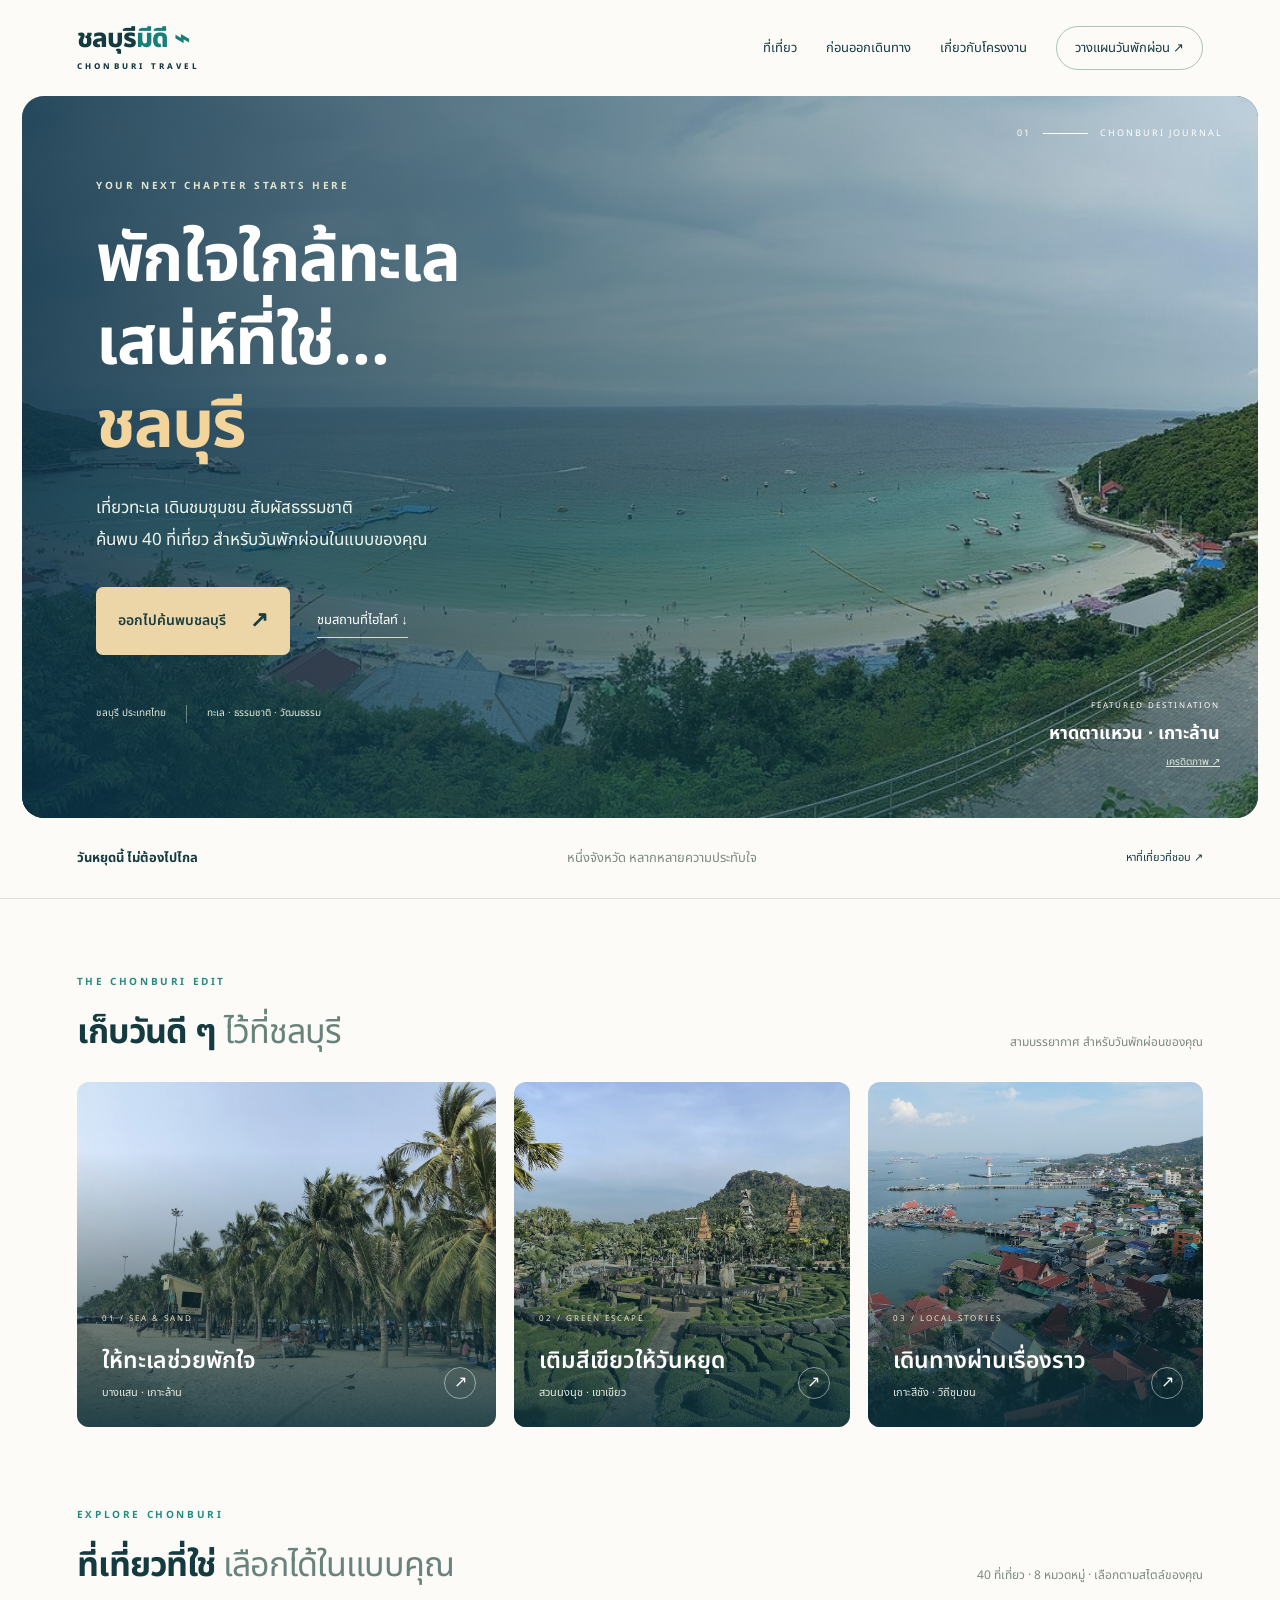
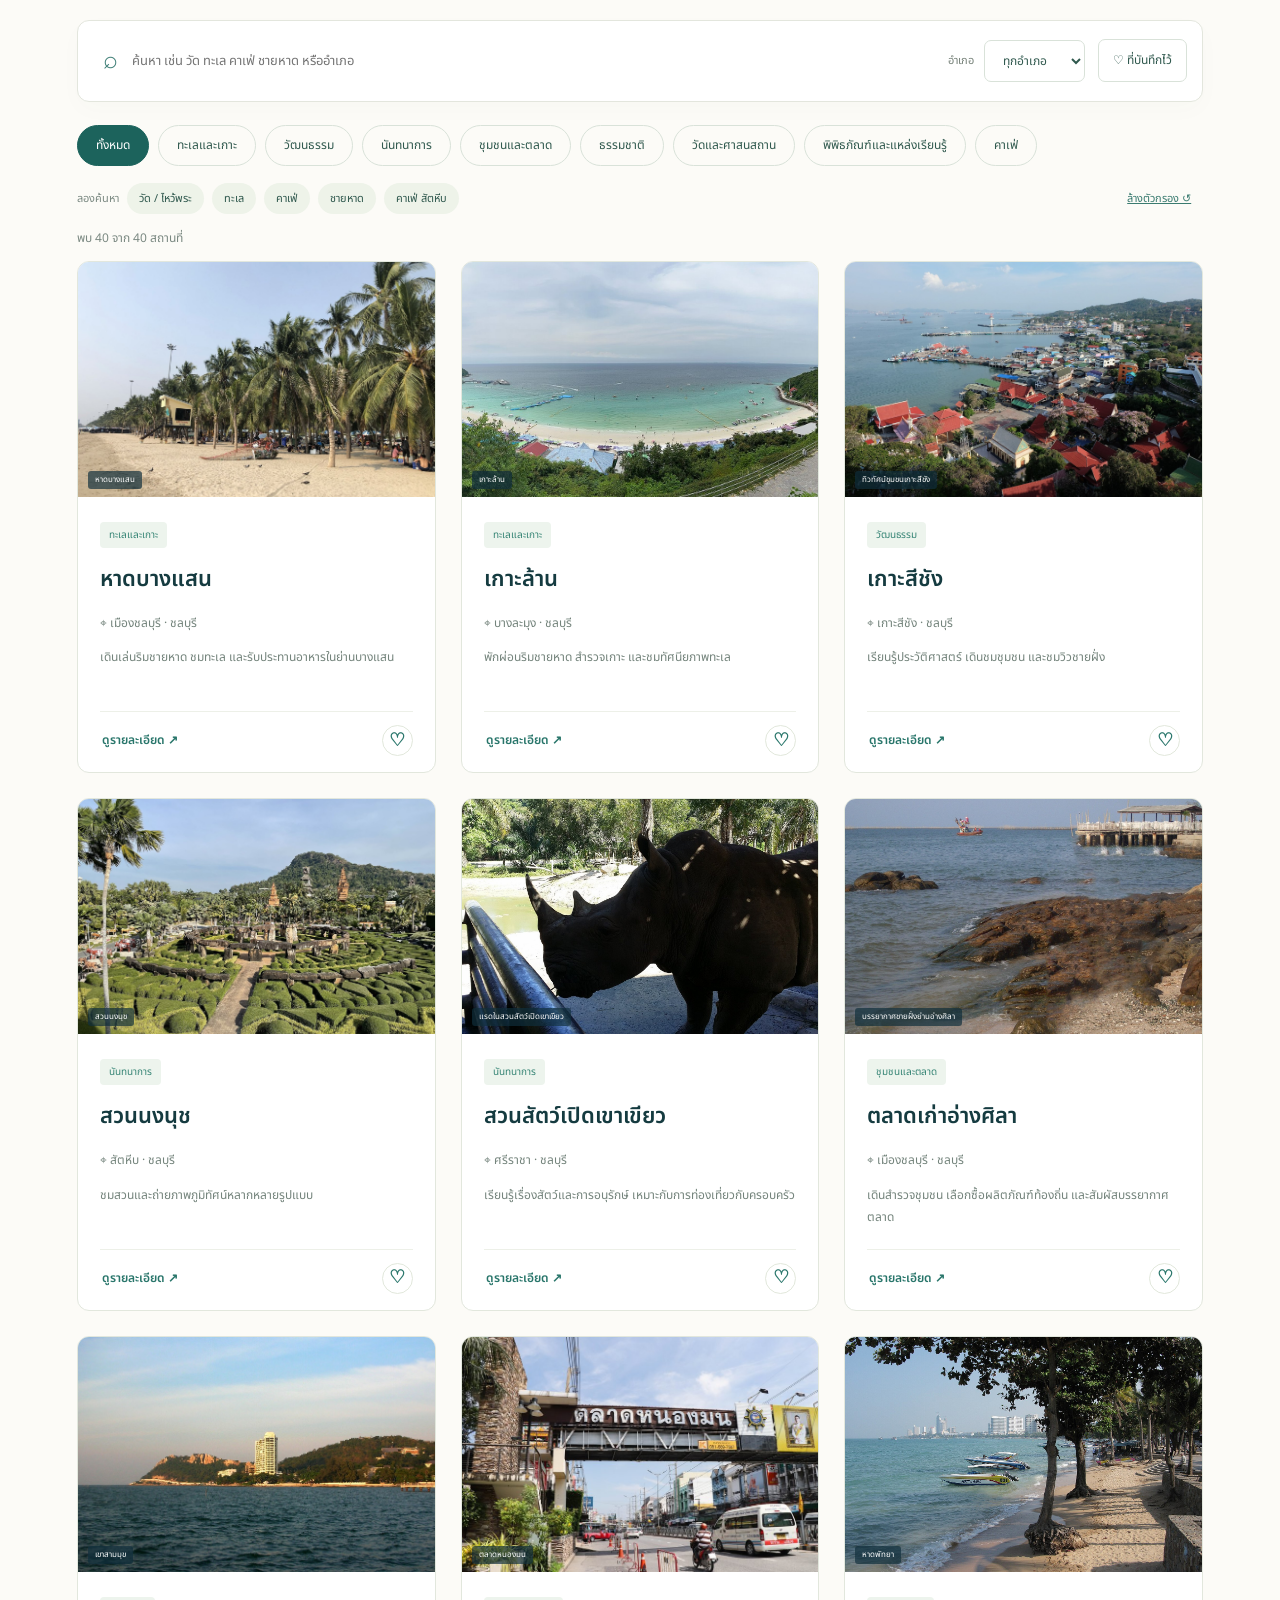
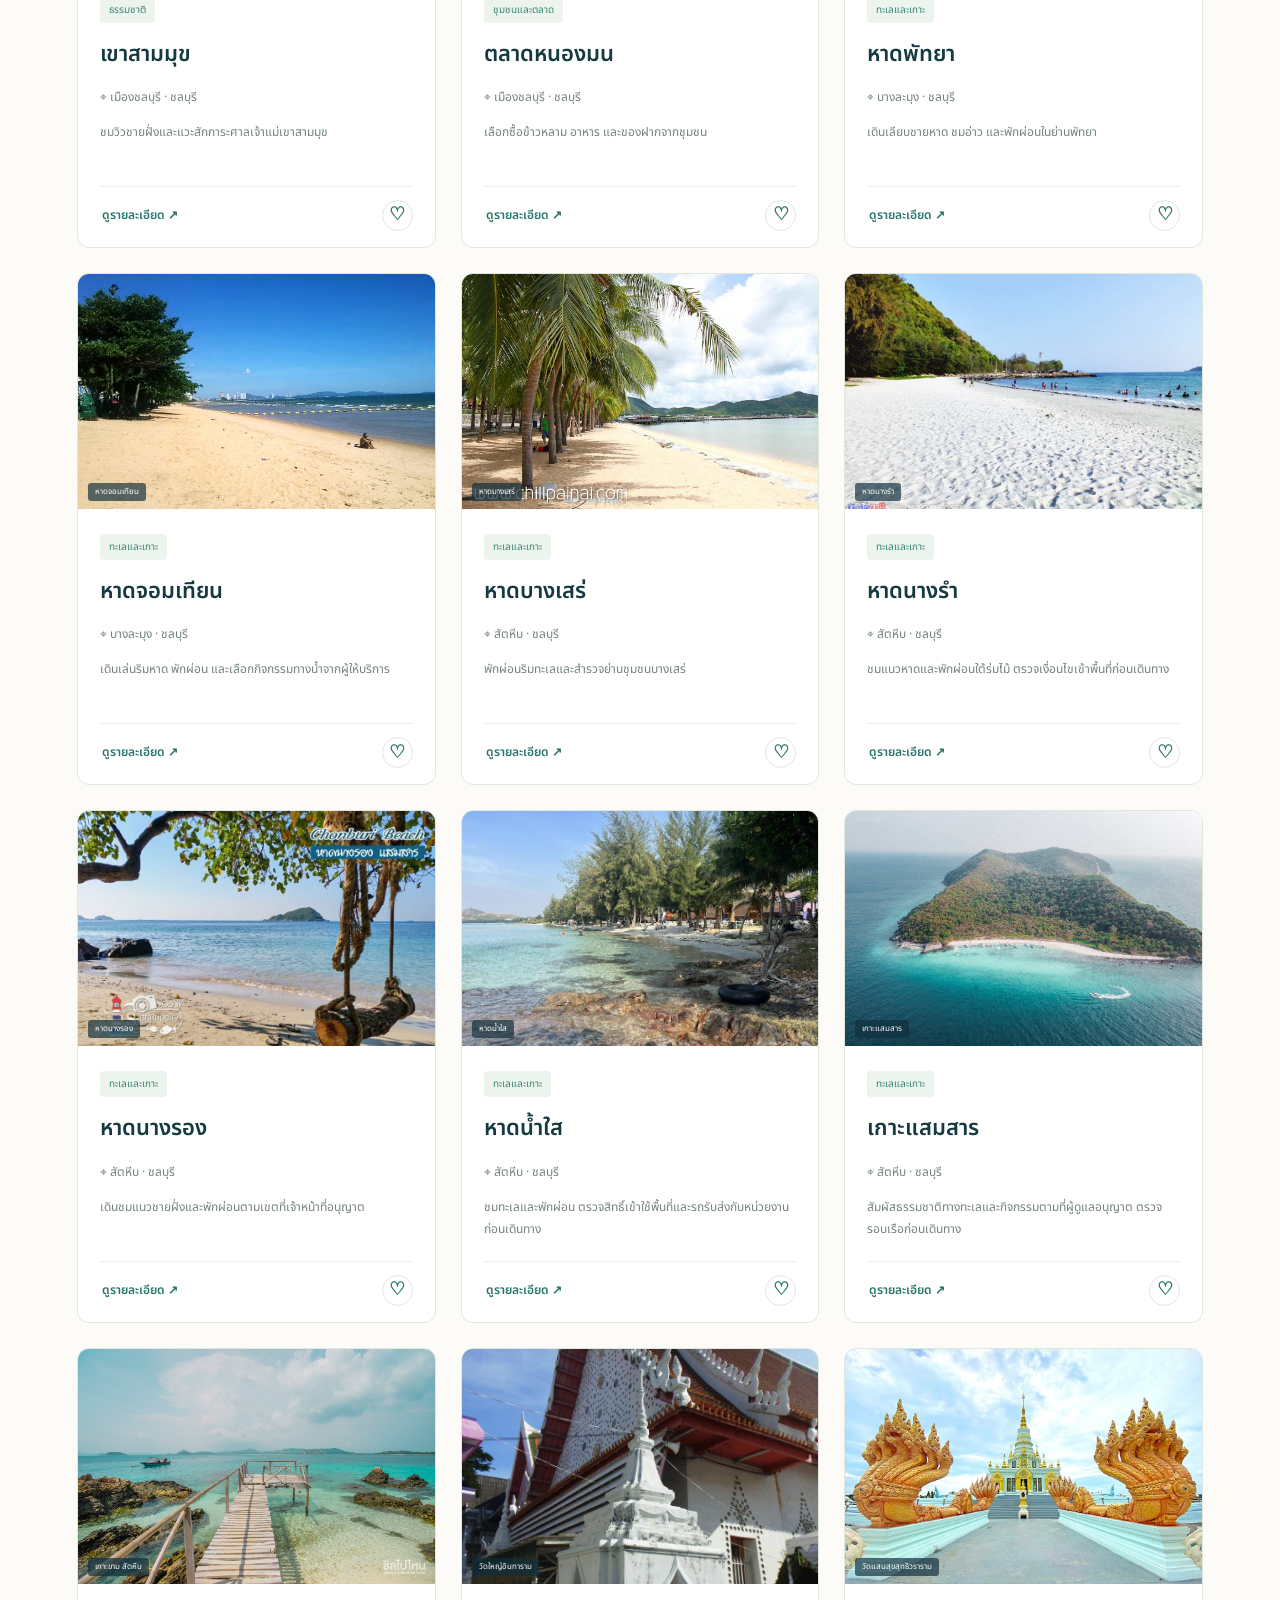
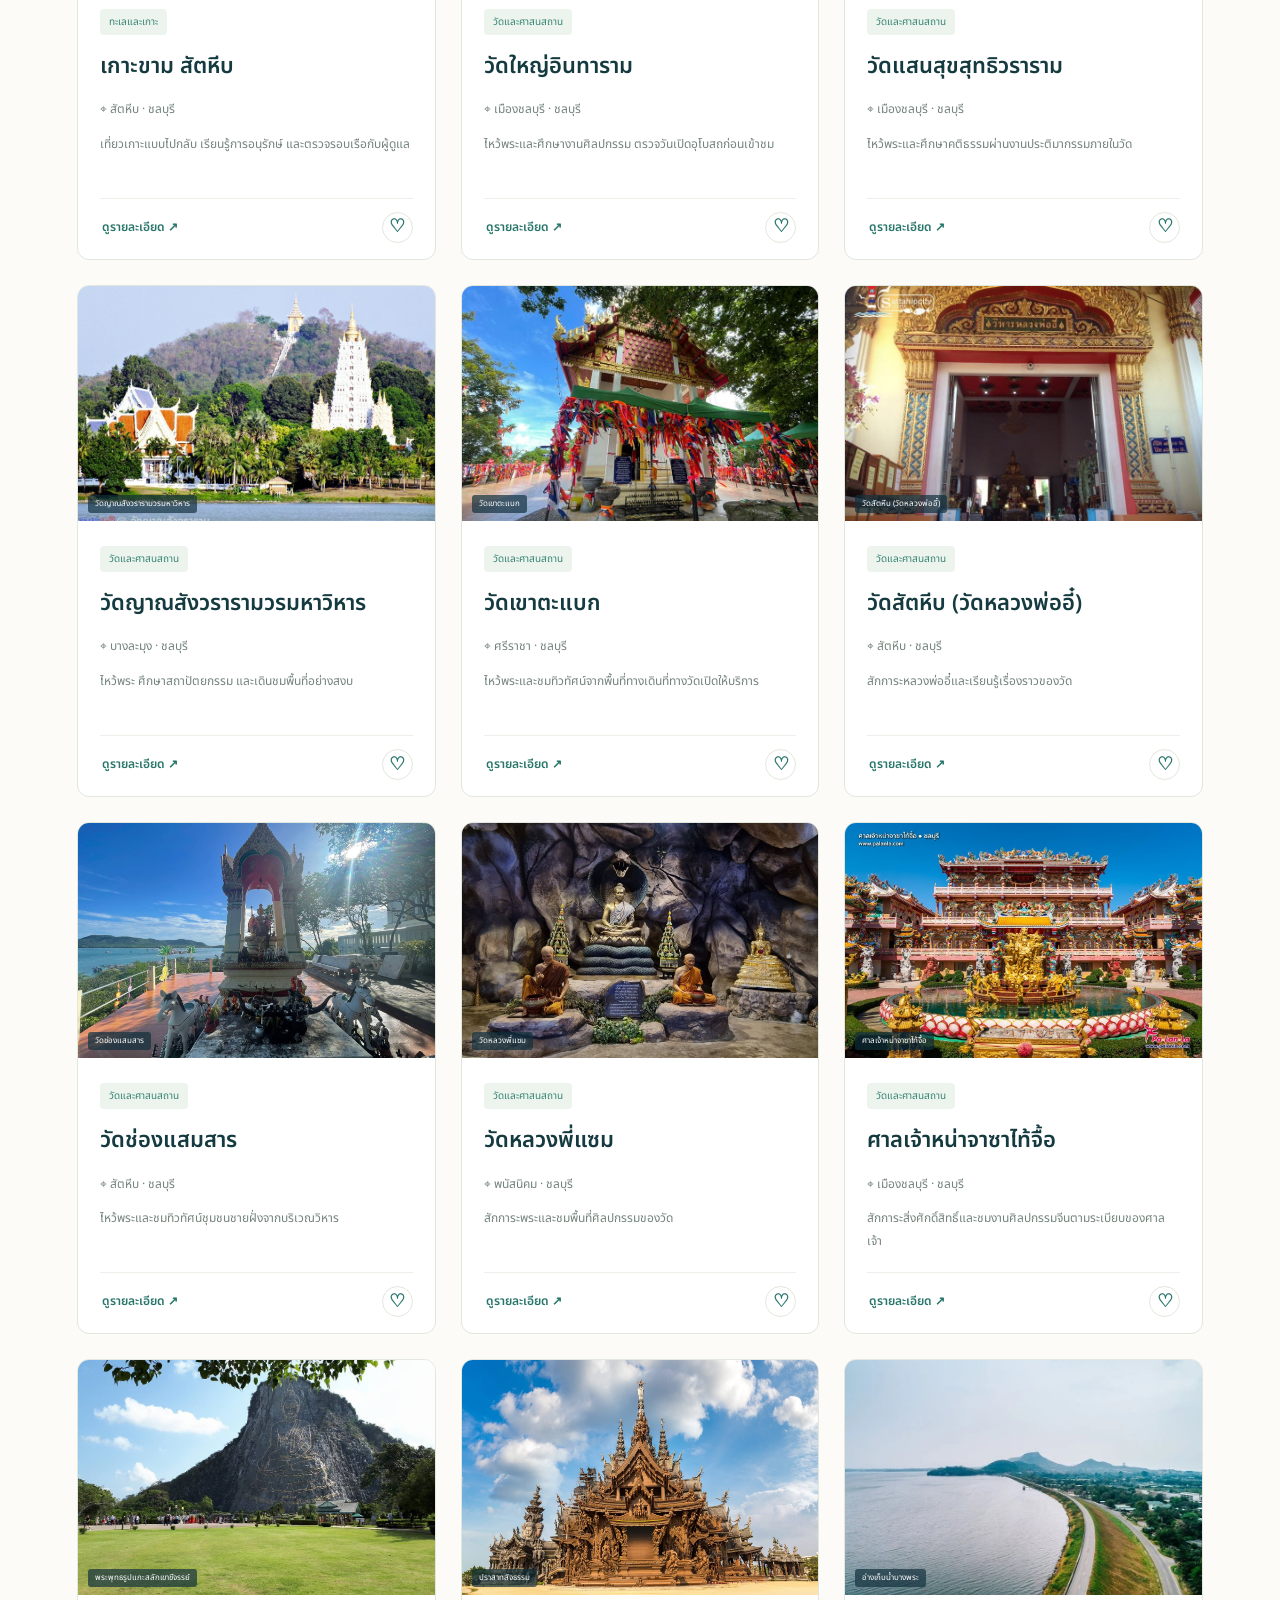
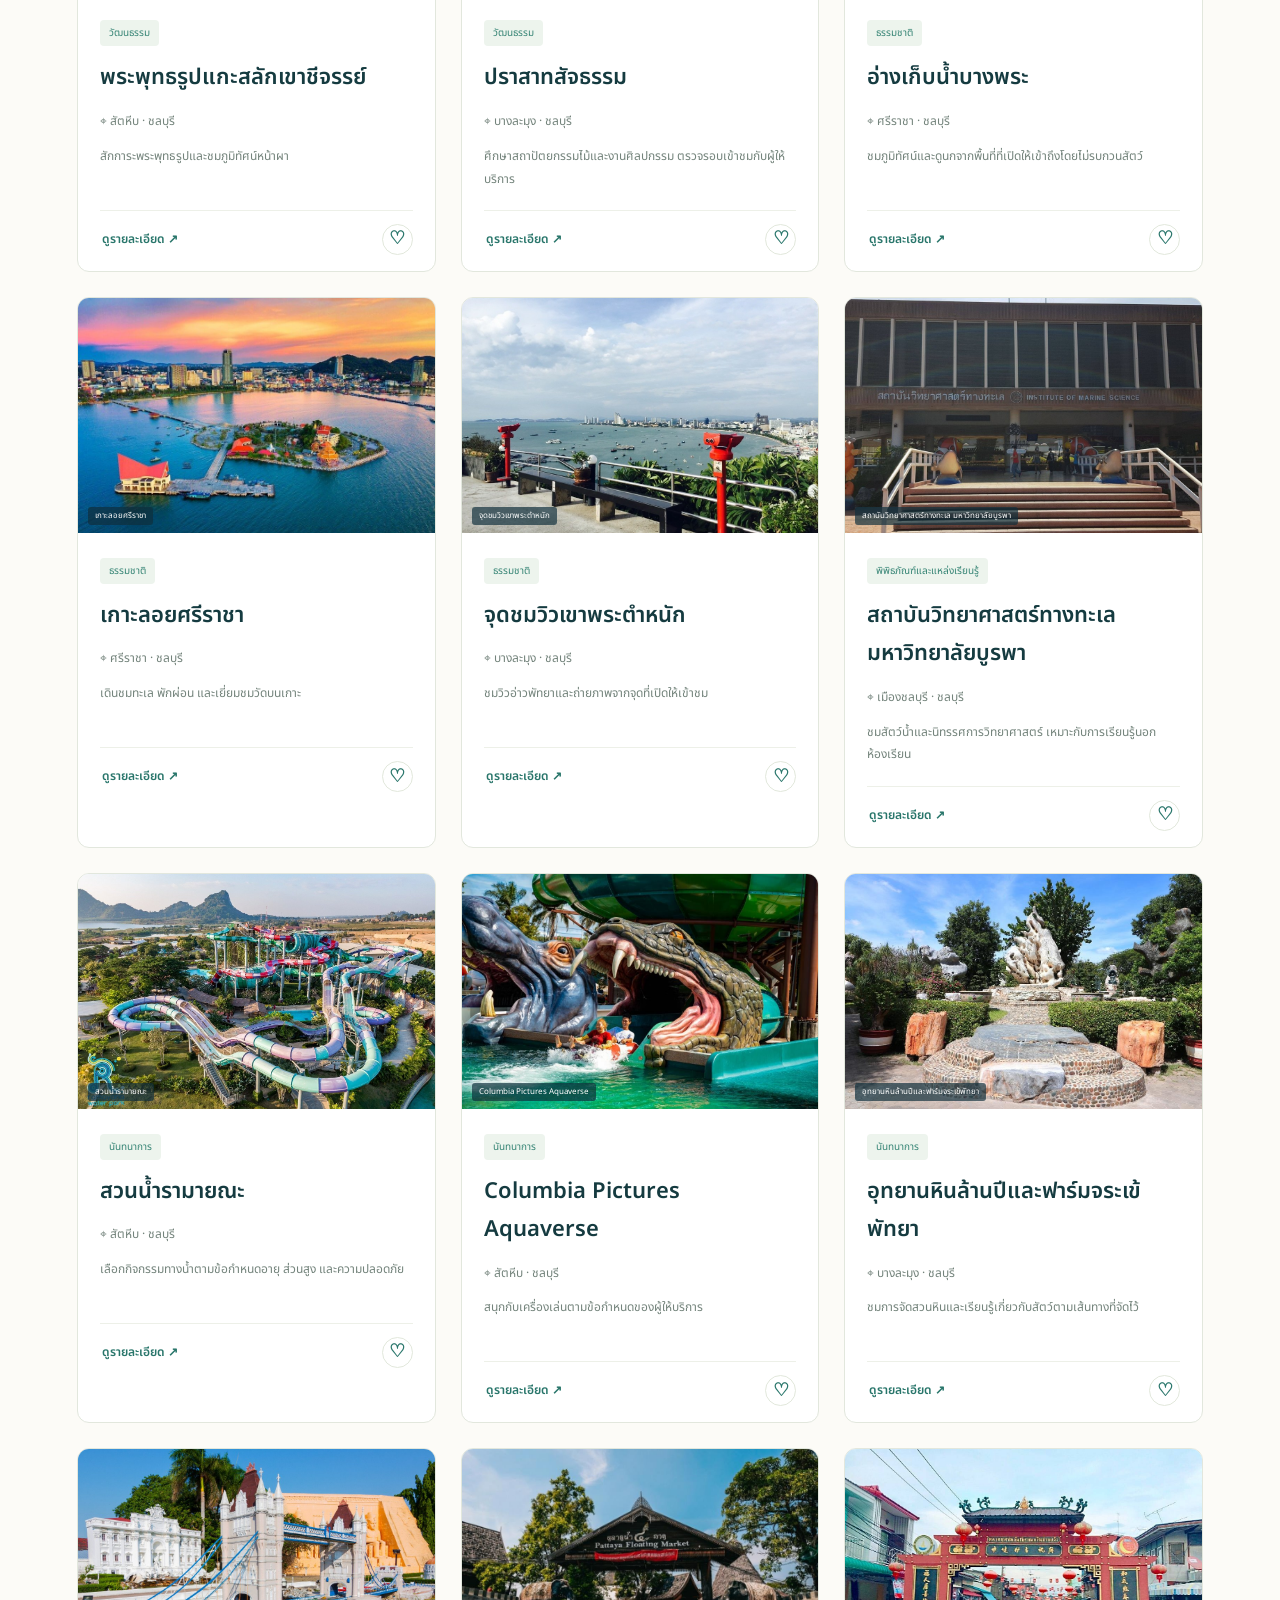
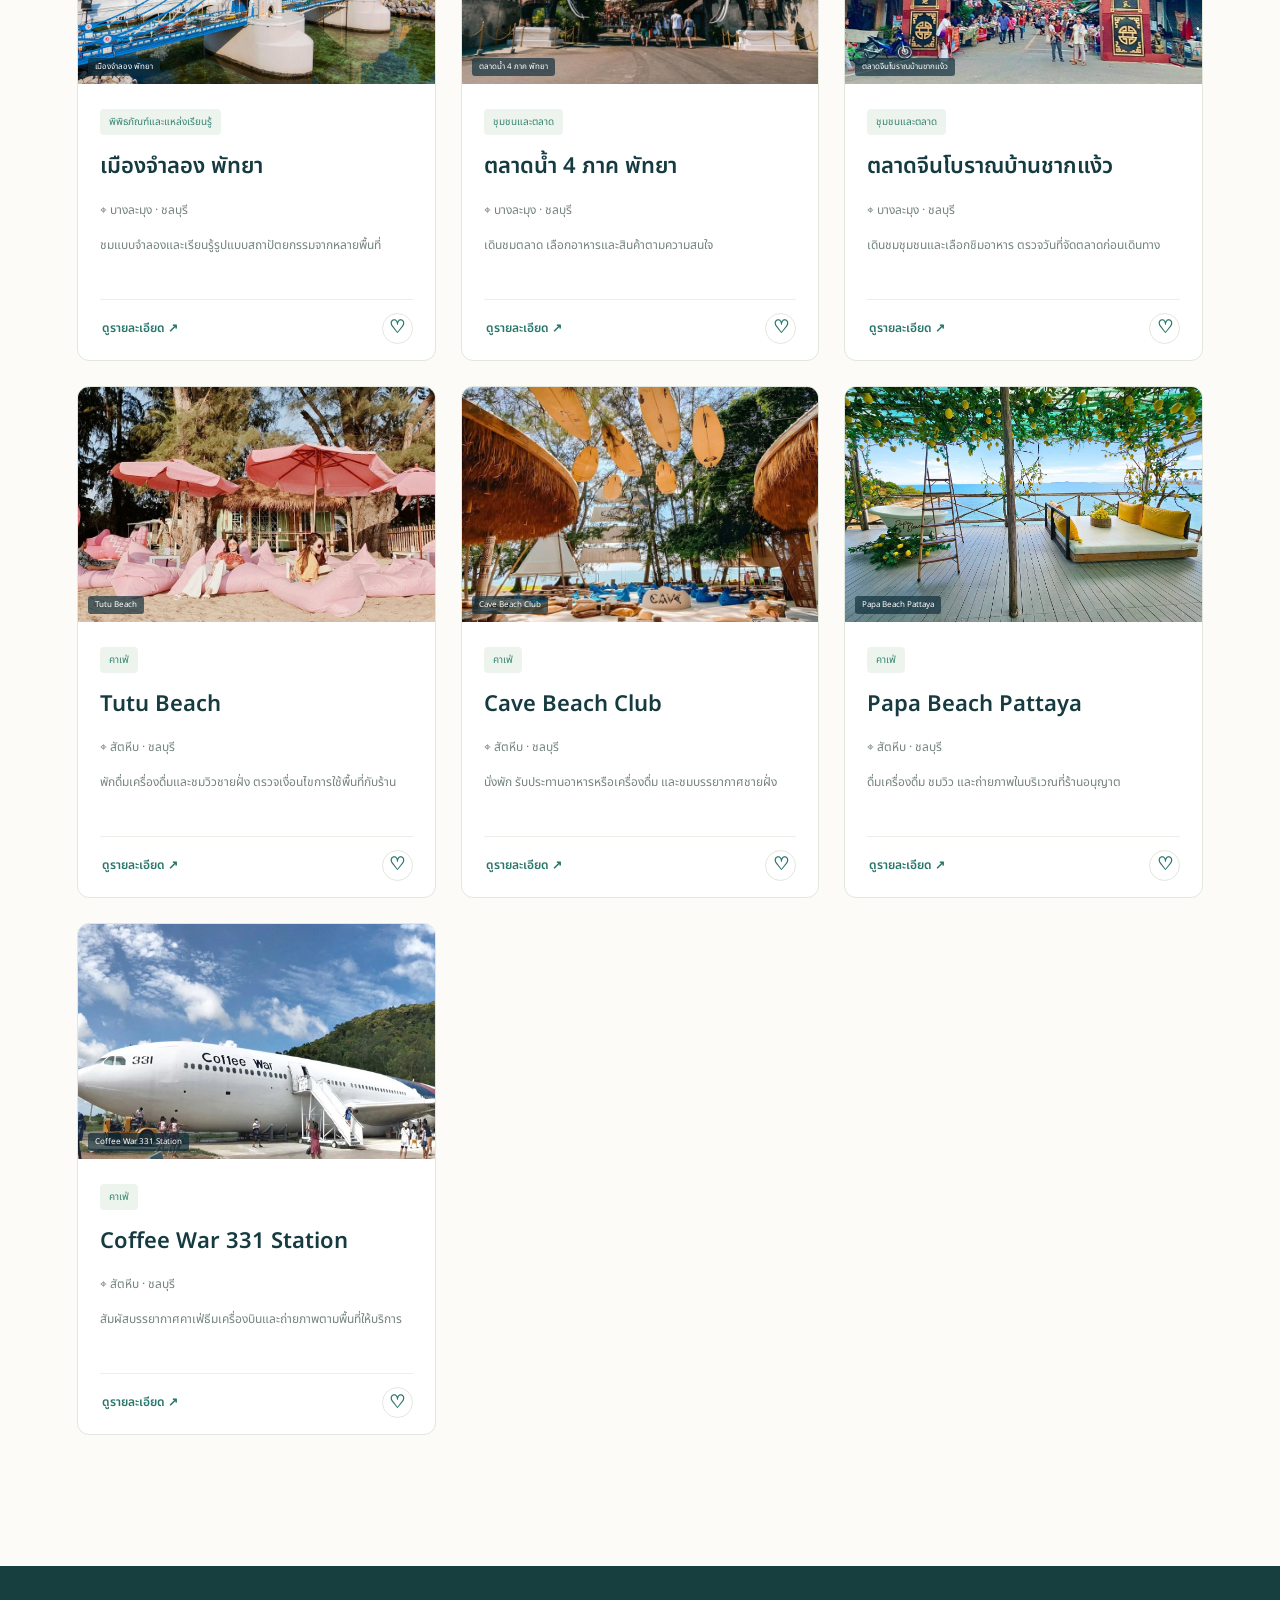
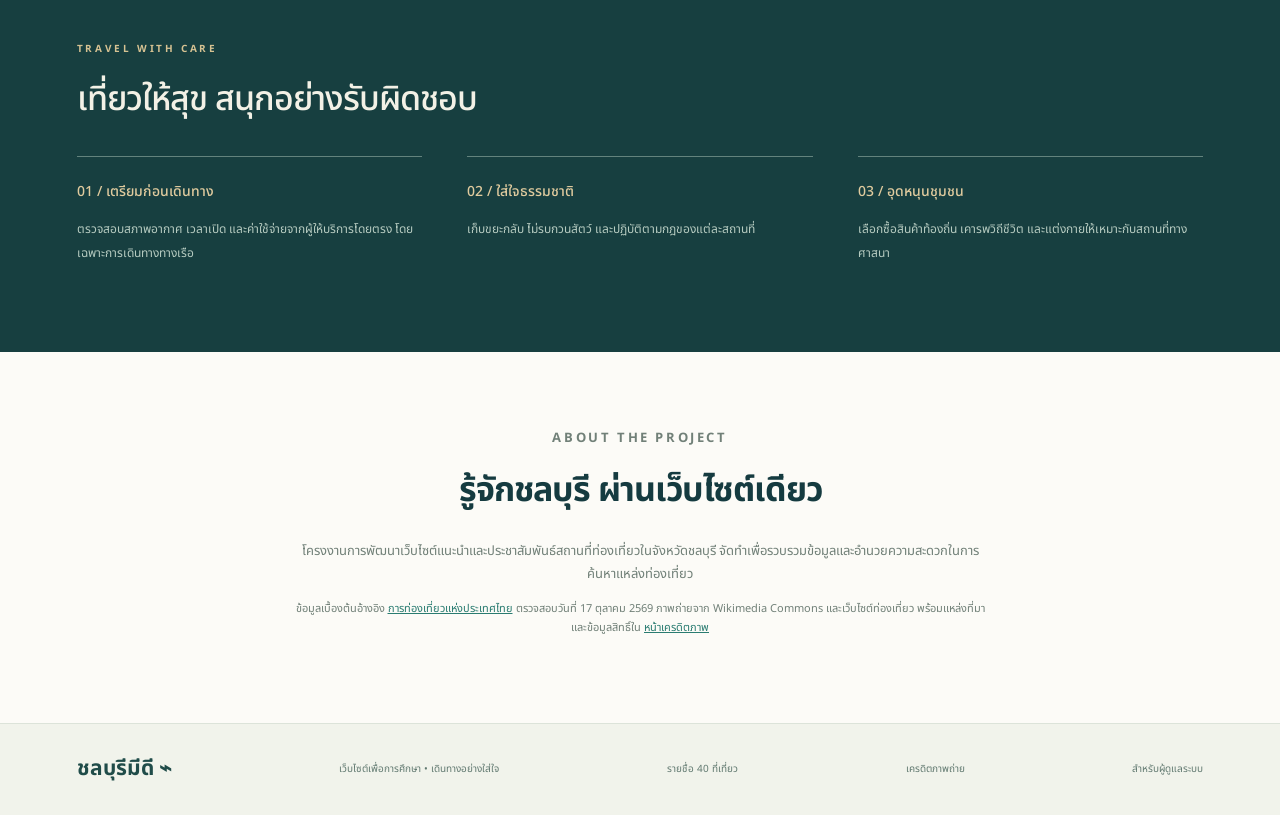
<file: index.html>
<!doctype html><html lang="th"><head><meta charset="utf-8"><meta name="viewport" content="width=device-width,initial-scale=1"><meta name="description" content="ค้นพบชลบุรี แนะนำแหล่งท่องเที่ยวทางทะเล ธรรมชาติ วัฒนธรรม และชุมชน"><title>ชลบุรีมีดี • Chonburi Travel</title><link rel="stylesheet" href="assets/style.css?v=40photos"></head><body>
<header><a class="brand" href="#">ชลบุรี<span>มีดี ⌁</span><small>CHONBURI TRAVEL</small></a><nav aria-label="เมนูหลัก"><a href="#explore">ที่เที่ยว</a><a href="#guide">ก่อนออกเดินทาง</a><a href="#about">เกี่ยวกับโครงงาน</a><a class="nav-cta" href="#explore">วางแผนวันพักผ่อน ↗</a></nav></header>
<main><section class="hero"><img class="hero-background" src="assets/images/kohlarn.jpg" alt="หาดตาแหวน เกาะล้าน จังหวัดชลบุรี" fetchpriority="high"><div class="hero-shade"></div><div class="hero-copy"><p class="eyebrow">YOUR NEXT CHAPTER STARTS HERE</p><h1>พักใจใกล้ทะเล<br>เสน่ห์ที่ใช่…<span>ชลบุรี</span></h1><p>เที่ยวทะเล เดินชมชุมชน สัมผัสธรรมชาติ<br>ค้นพบ 40 ที่เที่ยว สำหรับวันพักผ่อนในแบบของคุณ</p><div class="hero-cta"><a class="button" href="#explore">ออกไปค้นพบชลบุรี <span>↗</span></a><a class="text-link" href="#highlights">ชมสถานที่ไฮไลท์ ↓</a></div><div class="hero-note"><span>ชลบุรี ประเทศไทย</span><span>ทะเล · ธรรมชาติ · วัฒนธรรม</span></div></div><div class="hero-location"><span>FEATURED DESTINATION</span><strong>หาดตาแหวน · เกาะล้าน</strong><a href="credits.html">เครดิตภาพ ↗</a></div><div class="hero-index">01 <i></i> CHONBURI JOURNAL</div></section>
<div class="intro-strip"><span>วันหยุดนี้ ไม่ต้องไปไกล</span><p>หนึ่งจังหวัด หลากหลายความประทับใจ</p><a href="#explore">หาที่เที่ยวที่ชอบ ↗</a></div>
<section id="highlights" class="section highlights"><div class="section-title"><div><p class="eyebrow">THE CHONBURI EDIT</p><h2>เก็บวันดี ๆ <em>ไว้ที่ชลบุรี</em></h2></div><p>สามบรรยากาศ สำหรับวันพักผ่อนของคุณ</p></div><div class="highlight-grid"><a class="feature feature-large" href="#explore" data-preset="ทะเลและเกาะ"><img src="assets/images/bangsaen.jpg" alt="หาดบางแสน" loading="lazy"><div><span>01 / SEA &amp; SAND</span><h3>ให้ทะเลช่วยพักใจ</h3><p>บางแสน · เกาะล้าน</p></div><b>↗</b></a><a class="feature" href="#explore" data-preset="นันทนาการ"><img src="assets/images/nongnooch.jpg" alt="สวนจัดภูมิทัศน์ที่สวนนงนุช" loading="lazy"><div><span>02 / GREEN ESCAPE</span><h3>เติมสีเขียวให้วันหยุด</h3><p>สวนนงนุช · เขาเขียว</p></div><b>↗</b></a><a class="feature" href="#explore" data-preset="วัฒนธรรม"><img src="assets/images/sichang.jpg" alt="เกาะสีชัง" loading="lazy"><div><span>03 / LOCAL STORIES</span><h3>เดินทางผ่านเรื่องราว</h3><p>เกาะสีชัง · วิถีชุมชน</p></div><b>↗</b></a></div></section>
<section id="explore" class="section"><div class="section-title"><div><p class="eyebrow">EXPLORE CHONBURI</p><h2>ที่เที่ยวที่ใช่ <em>เลือกได้ในแบบคุณ</em></h2></div><p>40 ที่เที่ยว · 8 หมวดหมู่ · เลือกตามสไตล์ของคุณ</p></div><div class="search-row"><label class="search">⌕ <input id="search" type="search" placeholder="ค้นหา เช่น วัด ทะเล คาเฟ่ ชายหาด หรืออำเภอ" aria-label="ค้นหาสถานที่"></label><label>อำเภอ <select id="district"><option value="">ทุกอำเภอ</option></select></label><button id="saved" aria-pressed="false">♡ ที่บันทึกไว้</button></div><div id="categories" class="chips" aria-label="ประเภทสถานที่"></div><div class="search-examples"><span>ลองค้นหา</span><button type="button" data-query="วัด">วัด / ไหว้พระ</button><button type="button" data-query="ทะเล">ทะเล</button><button type="button" data-query="คาเฟ่">คาเฟ่</button><button type="button" data-query="ชายหาด">ชายหาด</button><button type="button" data-query="คาเฟ่ สัตหีบ">คาเฟ่ สัตหีบ</button><button type="button" id="clear-filters">ล้างตัวกรอง ↺</button></div><p id="count" class="muted" role="status"></p><div id="cards" class="cards"></div><p id="error" role="alert"></p></section>
<section id="guide" class="guide section"><p class="eyebrow">TRAVEL WITH CARE</p><h2>เที่ยวให้สุข สนุกอย่างรับผิดชอบ</h2><div class="tips"><article><b>01 / เตรียมก่อนเดินทาง</b><p>ตรวจสอบสภาพอากาศ เวลาเปิด และค่าใช้จ่ายจากผู้ให้บริการโดยตรง โดยเฉพาะการเดินทางทางเรือ</p></article><article><b>02 / ใส่ใจธรรมชาติ</b><p>เก็บขยะกลับ ไม่รบกวนสัตว์ และปฏิบัติตามกฎของแต่ละสถานที่</p></article><article><b>03 / อุดหนุนชุมชน</b><p>เลือกซื้อสินค้าท้องถิ่น เคารพวิถีชีวิต และแต่งกายให้เหมาะกับสถานที่ทางศาสนา</p></article></div></section>
<section id="about" class="section about"><p class="eyebrow">ABOUT THE PROJECT</p><h2>รู้จักชลบุรี ผ่านเว็บไซต์เดียว</h2><p>โครงงานการพัฒนาเว็บไซต์แนะนำและประชาสัมพันธ์สถานที่ท่องเที่ยวในจังหวัดชลบุรี จัดทำเพื่อรวบรวมข้อมูลและอำนวยความสะดวกในการค้นหาแหล่งท่องเที่ยว</p><p>ข้อมูลเบื้องต้นอ้างอิง <a href="https://thai.tourismthailand.org/Destinations/Provinces/chon-buri/464" target="_blank" rel="noopener">การท่องเที่ยวแห่งประเทศไทย</a> ตรวจสอบวันที่ 17 ตุลาคม 2569 ภาพถ่ายจาก Wikimedia Commons และเว็บไซต์ท่องเที่ยว พร้อมแหล่งที่มาและข้อมูลสิทธิ์ใน <a href="credits.html">หน้าเครดิตภาพ</a></p></section></main><footer><strong>ชลบุรีมีดี ⌁</strong><span>เว็บไซต์เพื่อการศึกษา • เดินทางอย่างใส่ใจ</span><a href="places-list.html">รายชื่อ 40 ที่เที่ยว</a><a href="credits.html">เครดิตภาพถ่าย</a><a href="admin.html">สำหรับผู้ดูแลระบบ</a></footer>
<dialog id="detail"><button id="close" class="close" aria-label="ปิดรายละเอียด">✕</button><div id="detail-content"></div></dialog><script src="config.js?v=40photos"></script><script src="assets/photos.js?v=40photos"></script><script src="assets/search.js?v=40photos"></script><script src="assets/app.js?v=40photos"></script></body></html>
</file>
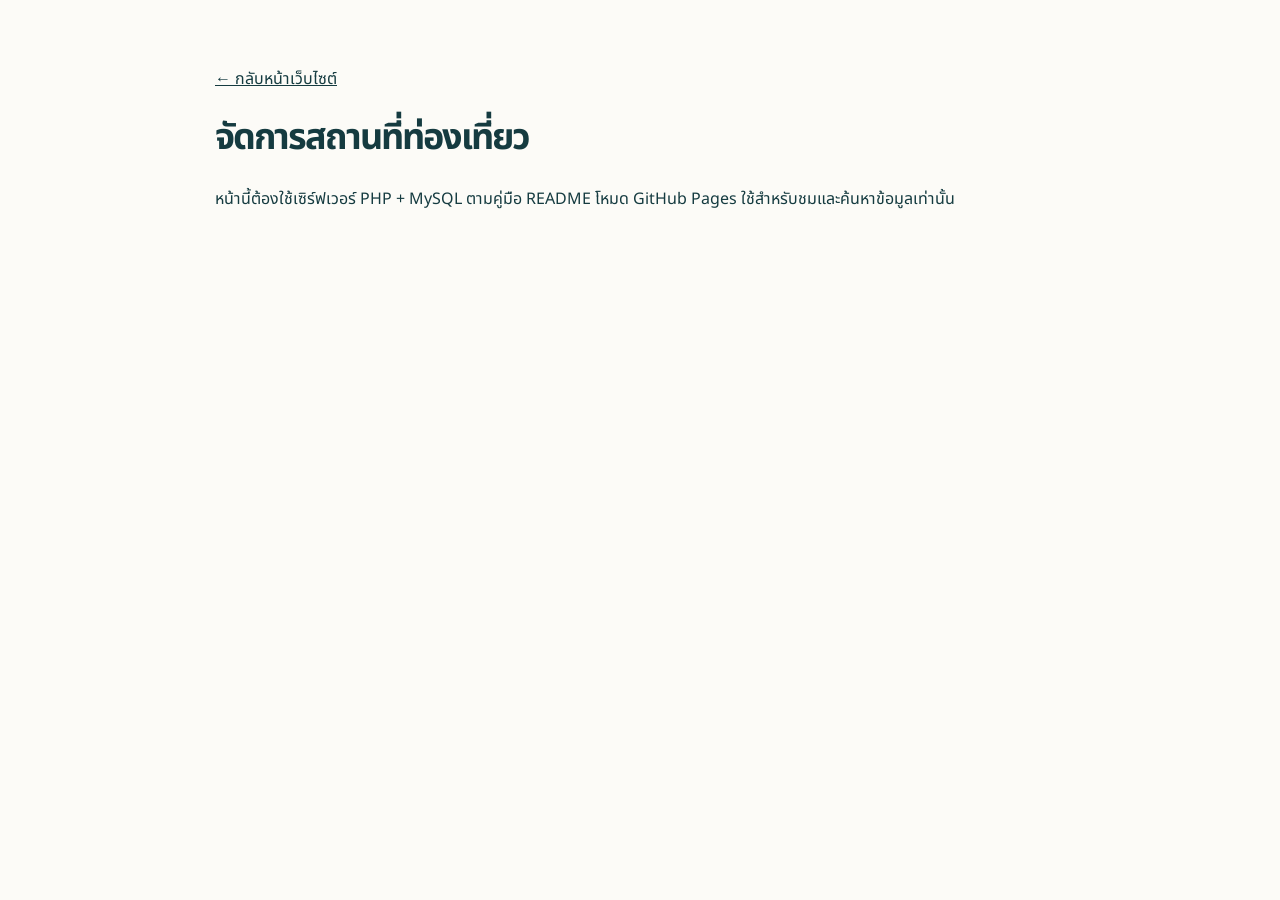
<file: admin.html>
<!doctype html><html lang="th"><meta charset="utf-8"><meta name="viewport" content="width=device-width,initial-scale=1"><title>ผู้ดูแล • ชลบุรีมีดี</title><link rel="stylesheet" href="assets/style.css"><body><main class="admin"><a href="index.html">← กลับหน้าเว็บไซต์</a><h1 style="font-size:36px">จัดการสถานที่ท่องเที่ยว</h1><p id="status" role="status"></p><form id="login"><label>ชื่อผู้ใช้<input name="username" autocomplete="username" required></label><label>รหัสผ่าน<input name="password" type="password" autocomplete="current-password" required></label><button>เข้าสู่ระบบ</button></form><section id="panel" hidden><button id="logout">ออกจากระบบ</button><h2>เพิ่ม / แก้ไขสถานที่</h2><form id="editor"><input name="id" type="hidden"><label>ชื่อสถานที่<input name="name" maxlength="200" required></label><label>ประเภท<select name="category"><option>ทะเลและเกาะ</option><option>ธรรมชาติ</option><option>วัฒนธรรม</option><option>ชุมชนและตลาด</option><option>นันทนาการ</option><option>วัดและศาสนสถาน</option><option>คาเฟ่</option><option>พิพิธภัณฑ์และแหล่งเรียนรู้</option></select></label><label>อำเภอ<input name="district" maxlength="100" required></label><label>ประวัติความเป็นมา<textarea name="history" required maxlength="5000"></textarea></label><label>จุดเด่น<textarea name="highlight" required maxlength="5000"></textarea></label><label>คำค้นเพิ่มเติม (คั่นด้วยช่องว่าง)<input name="keywords" maxlength="2000" placeholder="เช่น วัด ไหว้พระ จุดชมวิว temple"></label><label>ที่ตั้ง<input name="address" required maxlength="500"></label><label>URL ภาพถ่าย (HTTPS และมีสิทธิ์ใช้งาน)<input name="image" type="url" placeholder="https://..."></label><label>URL แหล่งข้อมูล<input name="source" type="url" required></label><button>บันทึกข้อมูล</button> <button type="button" id="clear">ยกเลิกการแก้ไข</button></form><h2>สถานที่ทั้งหมด</h2><div id="list"></div></section></main><script src="config.js"></script><script src="assets/admin.js"></script></body></html>
</file>
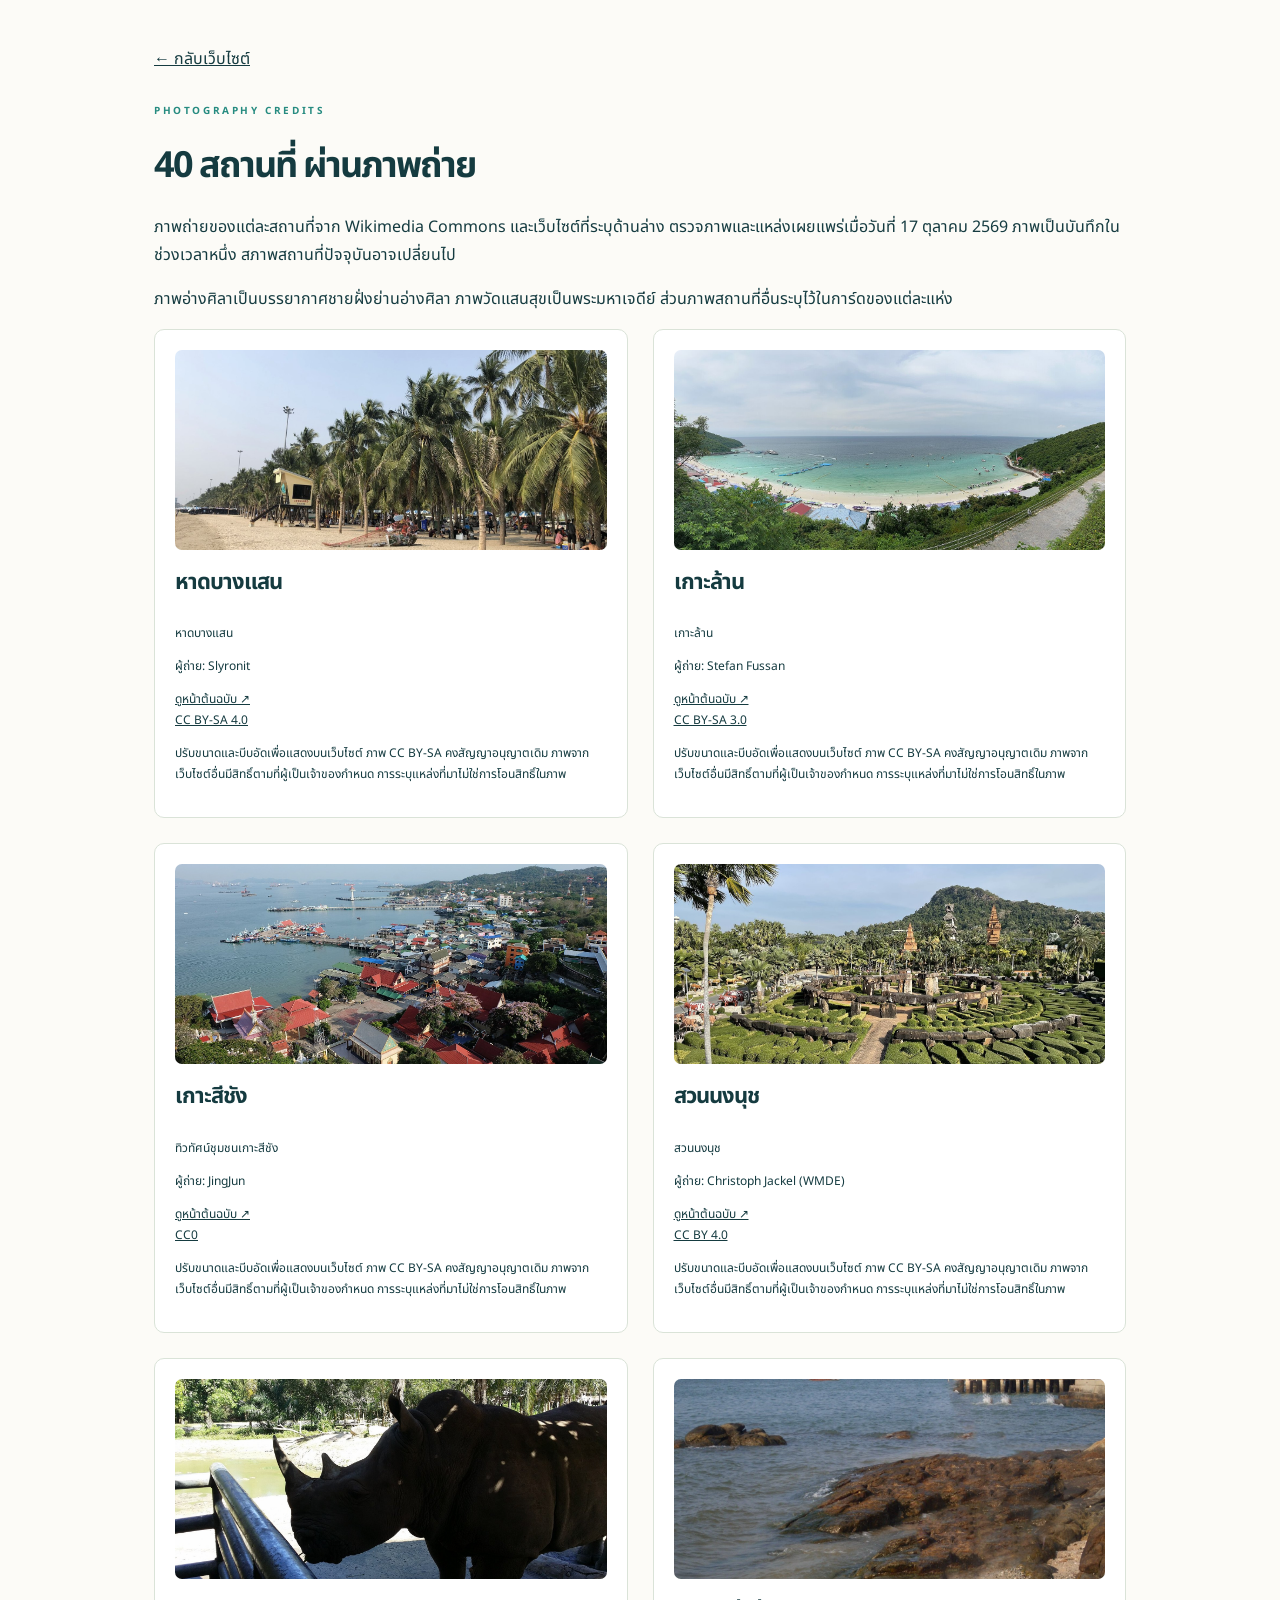
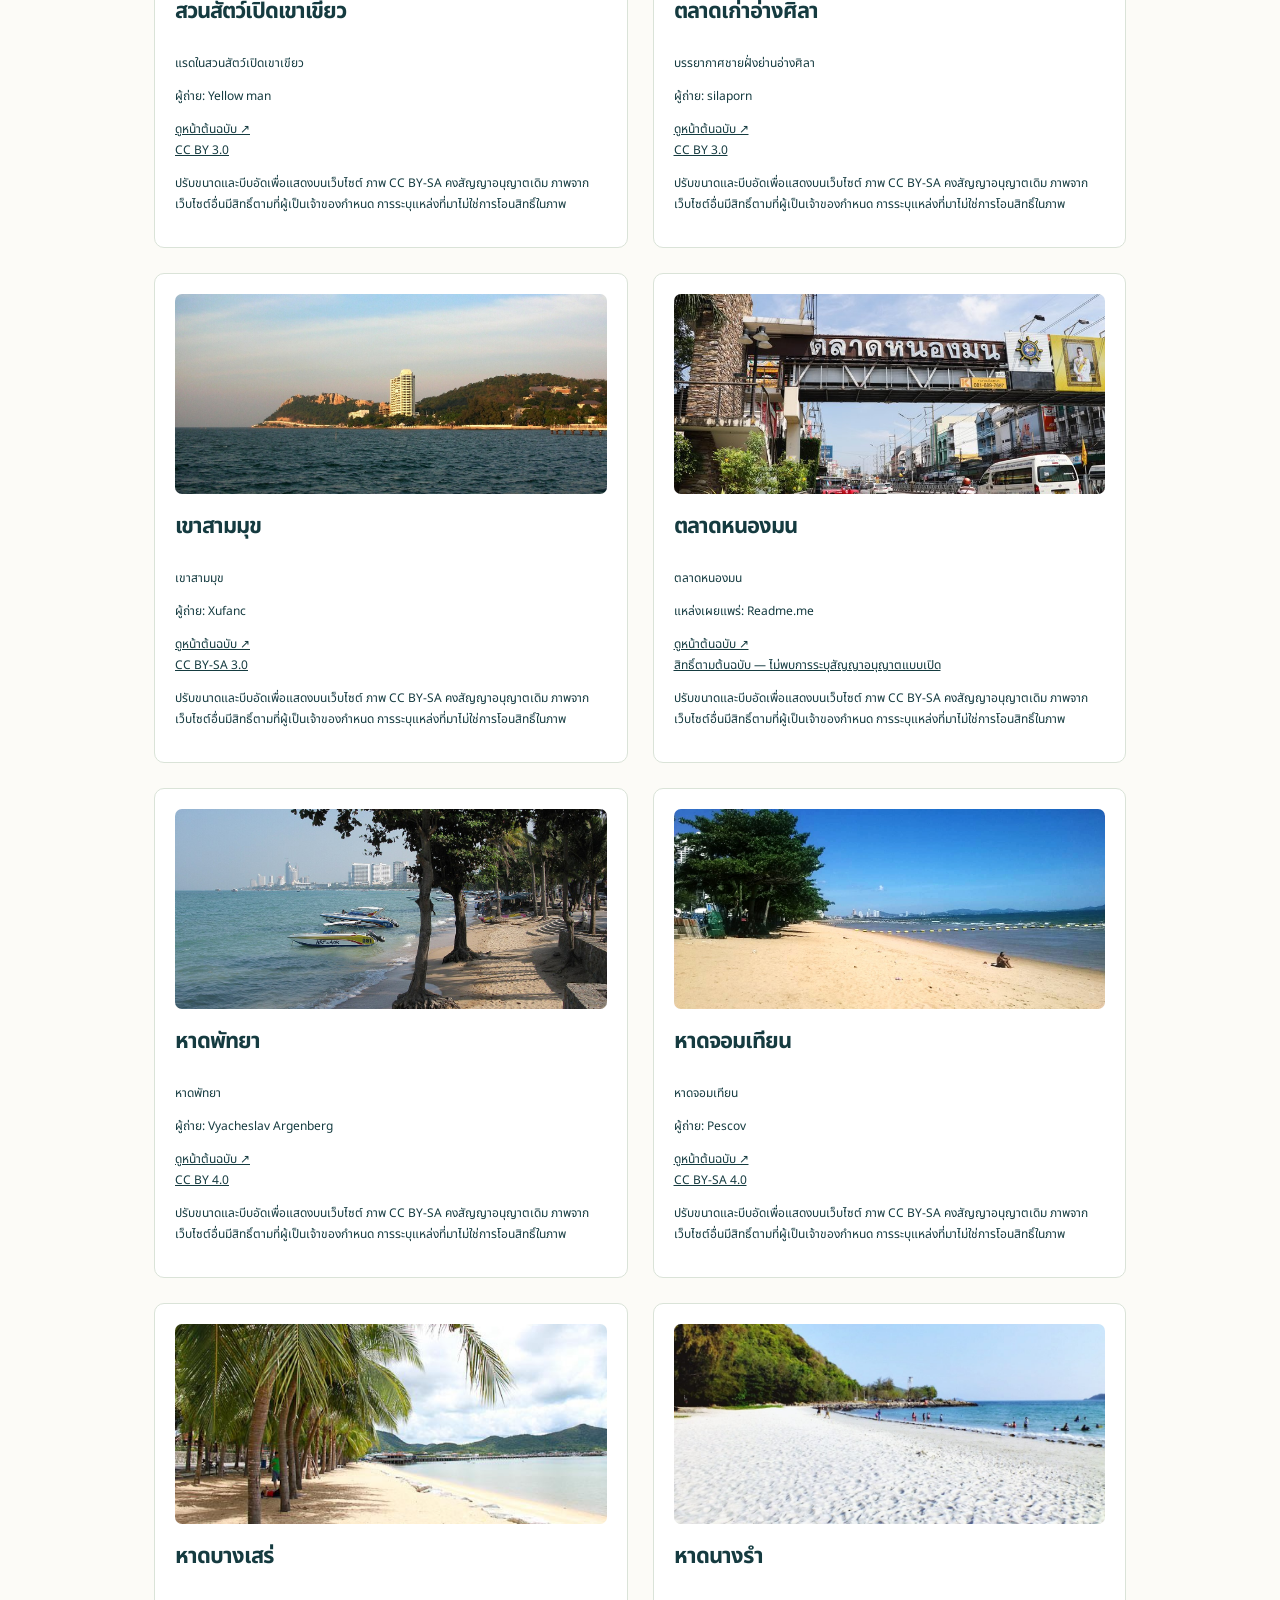
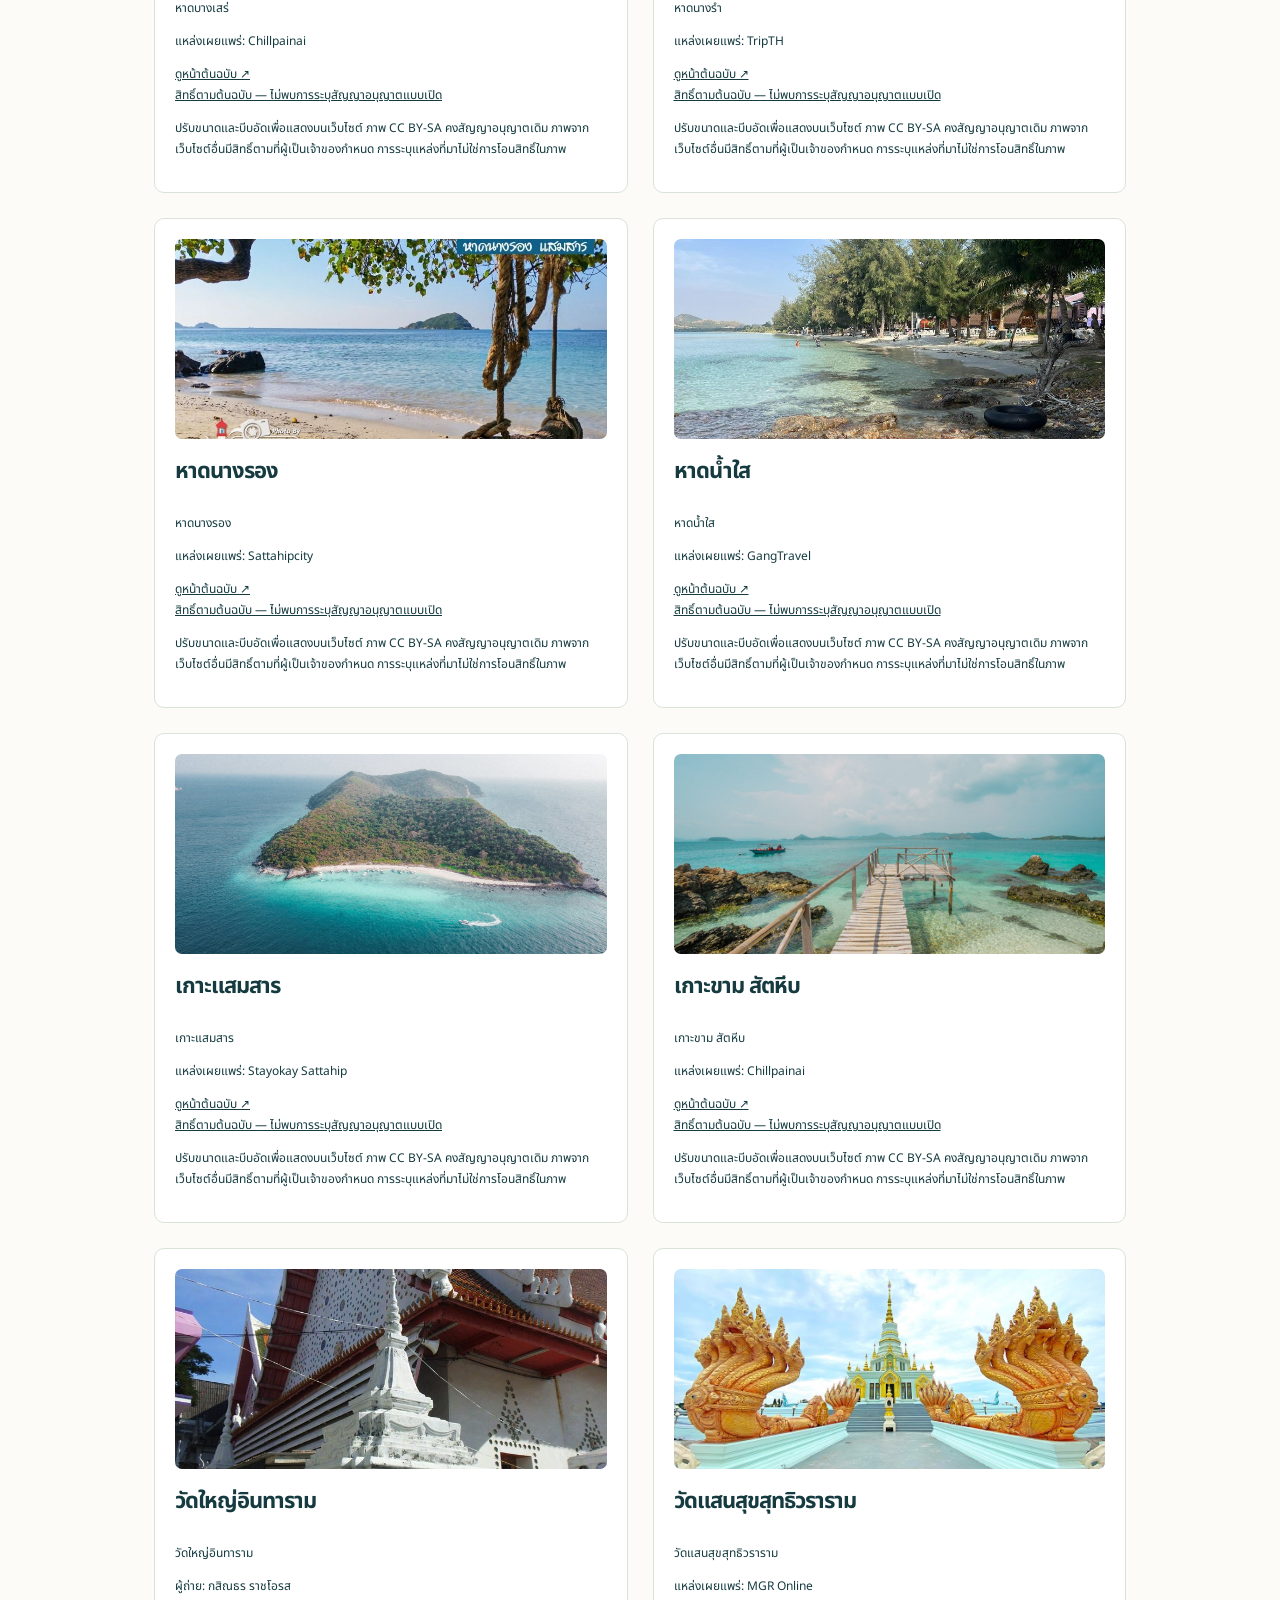
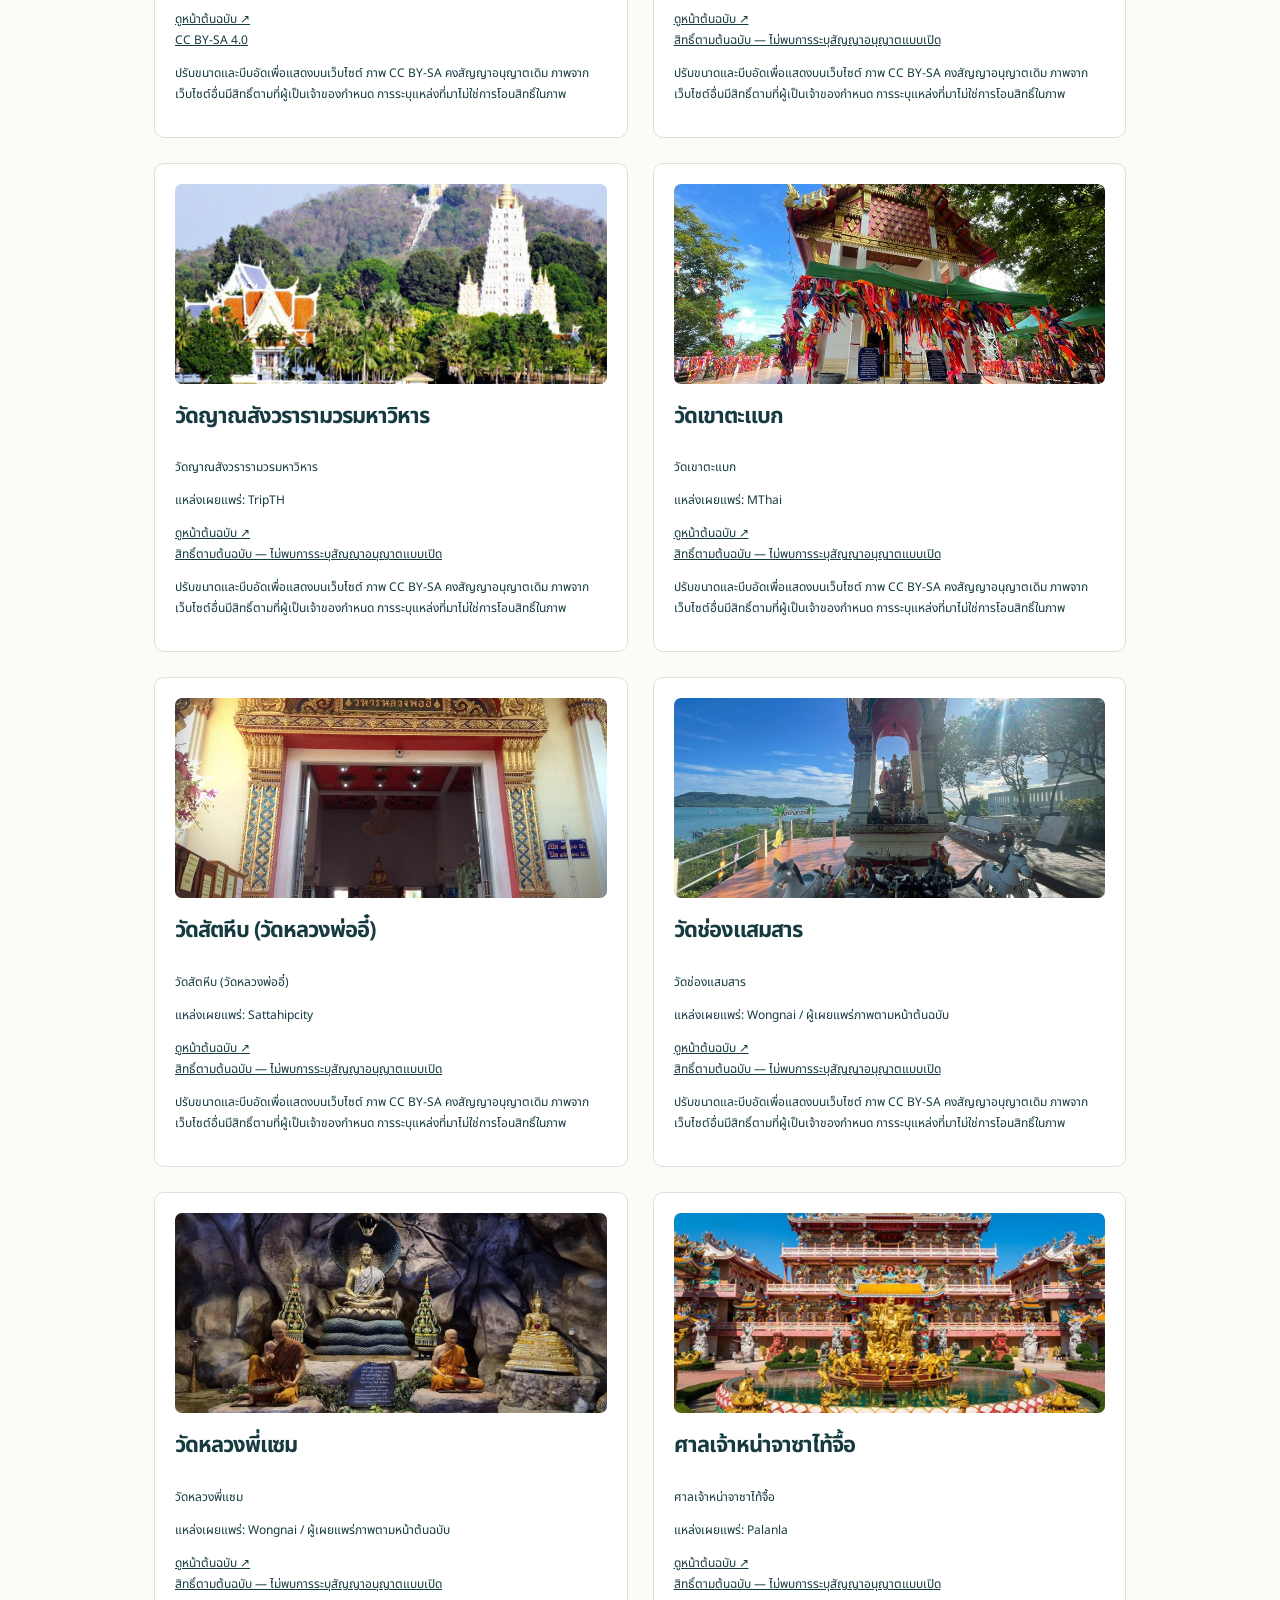
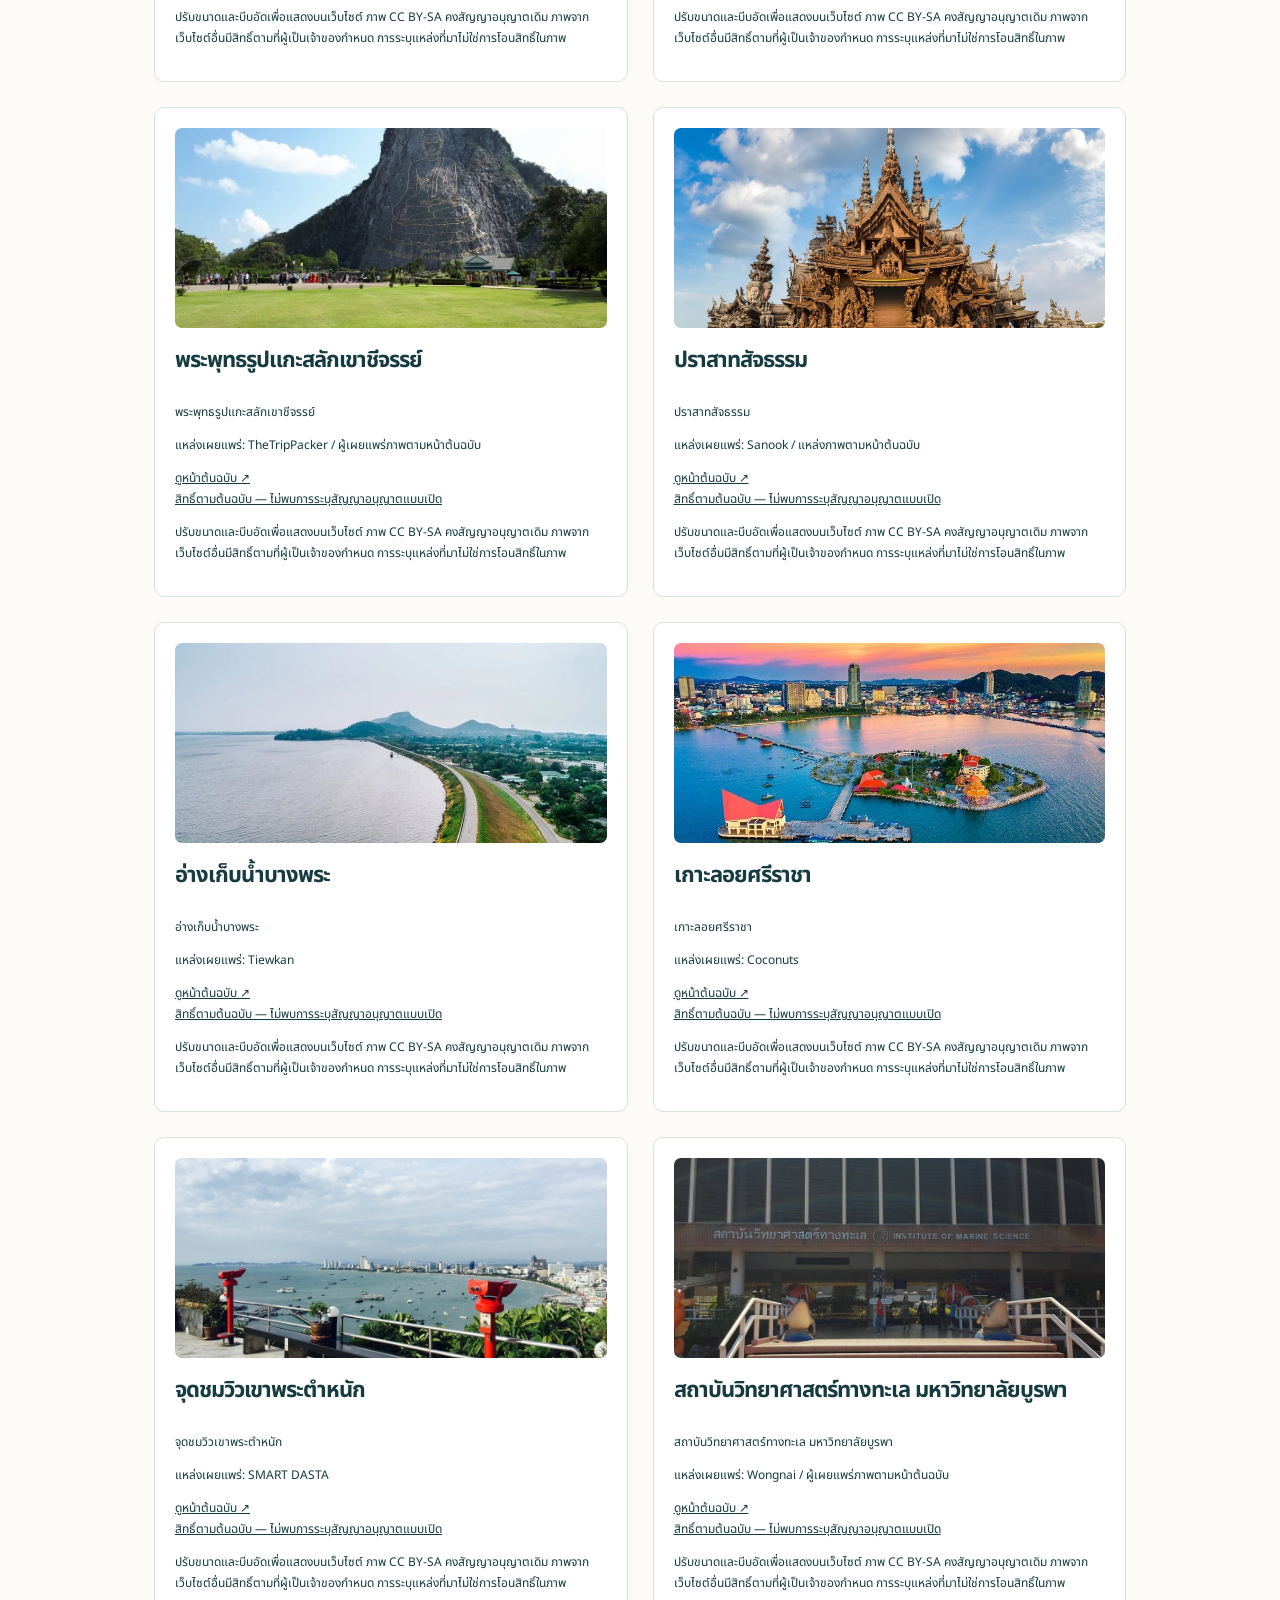
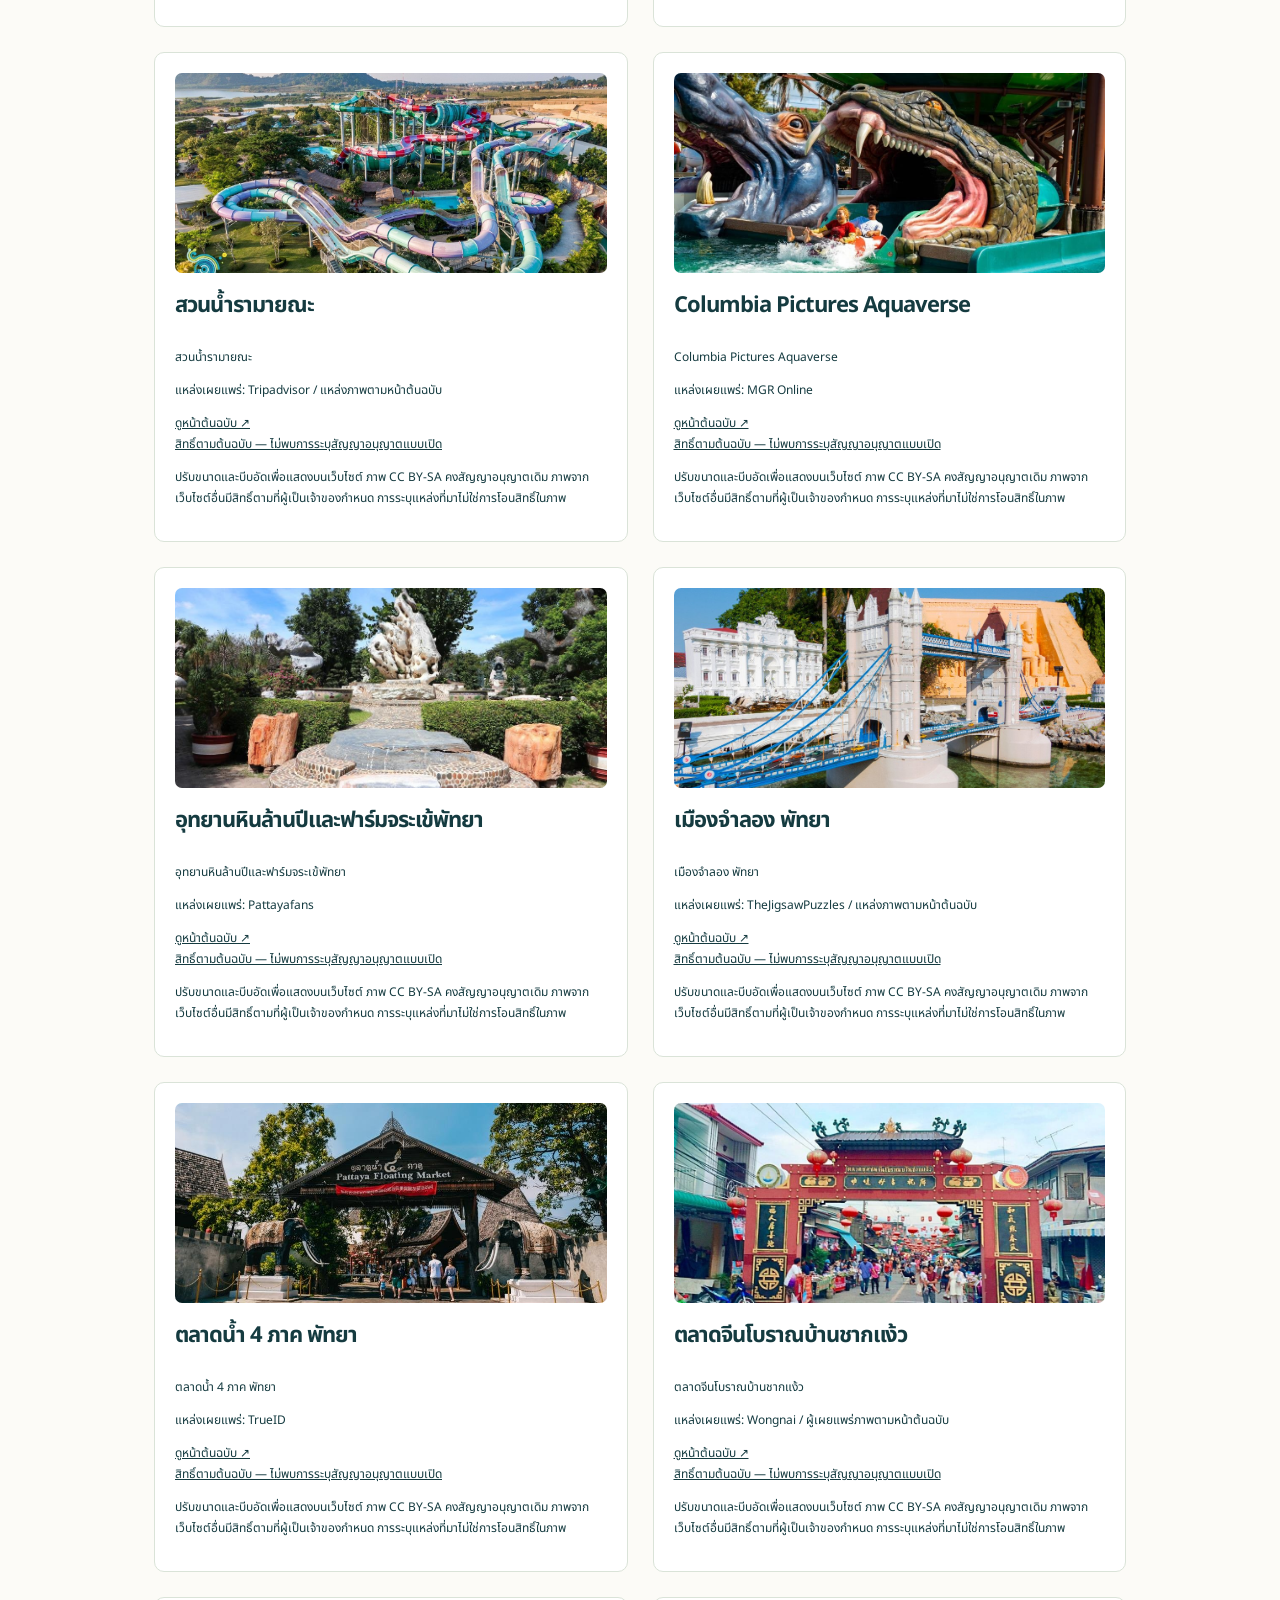
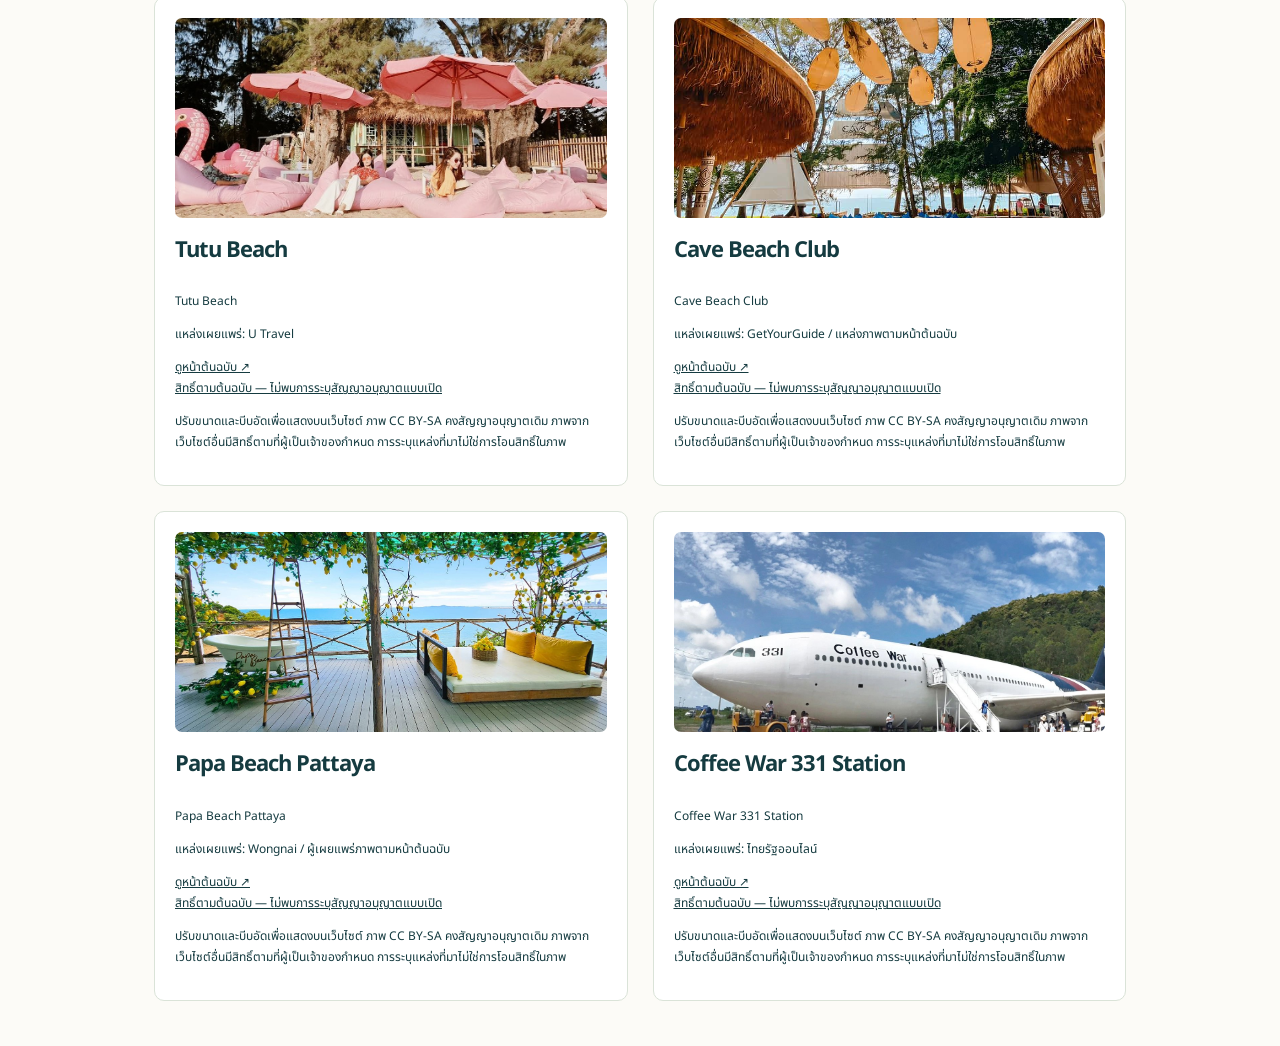
<file: credits.html>
<!doctype html><html lang="th"><head><meta charset="utf-8"><meta name="viewport" content="width=device-width,initial-scale=1"><title>เครดิตภาพ 40 สถานที่ • ชลบุรีมีดี</title><link rel="stylesheet" href="assets/style.css?v=40photos"></head><body><main class="credits"><a href="index.html">← กลับเว็บไซต์</a><p class="eyebrow" style="margin-top:30px">PHOTOGRAPHY CREDITS</p><h1 style="font-size:36px">40 สถานที่ ผ่านภาพถ่าย</h1><p>ภาพถ่ายของแต่ละสถานที่จาก Wikimedia Commons และเว็บไซต์ที่ระบุด้านล่าง ตรวจภาพและแหล่งเผยแพร่เมื่อวันที่ 17 ตุลาคม 2569 ภาพเป็นบันทึกในช่วงเวลาหนึ่ง สภาพสถานที่ปัจจุบันอาจเปลี่ยนไป</p><p>ภาพอ่างศิลาเป็นบรรยากาศชายฝั่งย่านอ่างศิลา ภาพวัดแสนสุขเป็นพระมหาเจดีย์ ส่วนภาพสถานที่อื่นระบุไว้ในการ์ดของแต่ละแห่ง</p><div class="credit-list"><article class="credit-item"><img src="assets/images/bangsaen.jpg" alt="หาดบางแสน" loading="lazy"><h2>หาดบางแสน</h2><p>หาดบางแสน</p><p>ผู้ถ่าย: Slyronit</p><p><a href="https://commons.wikimedia.org/wiki/File:Bang_Saen_Beach_01.jpg" target="_blank" rel="noopener">ดูหน้าต้นฉบับ ↗</a><br><a href="https://creativecommons.org/licenses/by-sa/4.0" target="_blank" rel="noopener">CC BY-SA 4.0</a></p><p>ปรับขนาดและบีบอัดเพื่อแสดงบนเว็บไซต์ ภาพ CC BY-SA คงสัญญาอนุญาตเดิม ภาพจากเว็บไซต์อื่นมีสิทธิ์ตามที่ผู้เป็นเจ้าของกำหนด การระบุแหล่งที่มาไม่ใช่การโอนสิทธิ์ในภาพ</p></article><article class="credit-item"><img src="assets/images/kohlarn.jpg" alt="เกาะล้าน" loading="lazy"><h2>เกาะล้าน</h2><p>เกาะล้าน</p><p>ผู้ถ่าย: Stefan Fussan</p><p><a href="https://commons.wikimedia.org/wiki/File:Tawaen_Beach,_Ko_Lan_0001.jpg" target="_blank" rel="noopener">ดูหน้าต้นฉบับ ↗</a><br><a href="https://creativecommons.org/licenses/by-sa/3.0" target="_blank" rel="noopener">CC BY-SA 3.0</a></p><p>ปรับขนาดและบีบอัดเพื่อแสดงบนเว็บไซต์ ภาพ CC BY-SA คงสัญญาอนุญาตเดิม ภาพจากเว็บไซต์อื่นมีสิทธิ์ตามที่ผู้เป็นเจ้าของกำหนด การระบุแหล่งที่มาไม่ใช่การโอนสิทธิ์ในภาพ</p></article><article class="credit-item"><img src="assets/images/sichang.jpg" alt="ทิวทัศน์ชุมชนเกาะสีชัง" loading="lazy"><h2>เกาะสีชัง</h2><p>ทิวทัศน์ชุมชนเกาะสีชัง</p><p>ผู้ถ่าย: JingJun</p><p><a href="https://commons.wikimedia.org/wiki/File:Town_of_Amphoe_Ko_Sichang.jpg" target="_blank" rel="noopener">ดูหน้าต้นฉบับ ↗</a><br><a href="https://creativecommons.org/publicdomain/zero/1.0/deed.en" target="_blank" rel="noopener">CC0</a></p><p>ปรับขนาดและบีบอัดเพื่อแสดงบนเว็บไซต์ ภาพ CC BY-SA คงสัญญาอนุญาตเดิม ภาพจากเว็บไซต์อื่นมีสิทธิ์ตามที่ผู้เป็นเจ้าของกำหนด การระบุแหล่งที่มาไม่ใช่การโอนสิทธิ์ในภาพ</p></article><article class="credit-item"><img src="assets/images/nongnooch.jpg" alt="สวนนงนุช" loading="lazy"><h2>สวนนงนุช</h2><p>สวนนงนุช</p><p>ผู้ถ่าย: Christoph Jackel (WMDE)</p><p><a href="https://commons.wikimedia.org/wiki/File:Overview_Nong_Nooch_Botanical_Garden.jpg" target="_blank" rel="noopener">ดูหน้าต้นฉบับ ↗</a><br><a href="https://creativecommons.org/licenses/by/4.0" target="_blank" rel="noopener">CC BY 4.0</a></p><p>ปรับขนาดและบีบอัดเพื่อแสดงบนเว็บไซต์ ภาพ CC BY-SA คงสัญญาอนุญาตเดิม ภาพจากเว็บไซต์อื่นมีสิทธิ์ตามที่ผู้เป็นเจ้าของกำหนด การระบุแหล่งที่มาไม่ใช่การโอนสิทธิ์ในภาพ</p></article><article class="credit-item"><img src="assets/images/khaokheow.jpg" alt="แรดในสวนสัตว์เปิดเขาเขียว" loading="lazy"><h2>สวนสัตว์เปิดเขาเขียว</h2><p>แรดในสวนสัตว์เปิดเขาเขียว</p><p>ผู้ถ่าย: Yellow man</p><p><a href="https://commons.wikimedia.org/wiki/File:Rhino_in_khao_kheow_open_zoo_-_panoramio.jpg" target="_blank" rel="noopener">ดูหน้าต้นฉบับ ↗</a><br><a href="https://creativecommons.org/licenses/by/3.0" target="_blank" rel="noopener">CC BY 3.0</a></p><p>ปรับขนาดและบีบอัดเพื่อแสดงบนเว็บไซต์ ภาพ CC BY-SA คงสัญญาอนุญาตเดิม ภาพจากเว็บไซต์อื่นมีสิทธิ์ตามที่ผู้เป็นเจ้าของกำหนด การระบุแหล่งที่มาไม่ใช่การโอนสิทธิ์ในภาพ</p></article><article class="credit-item"><img src="assets/images/ang-sila.jpg" alt="บรรยากาศชายฝั่งย่านอ่างศิลา" loading="lazy"><h2>ตลาดเก่าอ่างศิลา</h2><p>บรรยากาศชายฝั่งย่านอ่างศิลา</p><p>ผู้ถ่าย: silaporn</p><p><a href="https://commons.wikimedia.org/wiki/File:%E0%B8%97%E0%B8%B0%E0%B9%80%E0%B8%A5_%E0%B8%AD%E0%B9%88%E0%B8%B2%E0%B8%87%E0%B8%A8%E0%B8%B4%E0%B8%A5%E0%B8%B2_%E0%B9%80%E0%B8%8A%E0%B8%B4%E0%B8%8D%E0%B9%81%E0%B8%A7%E0%B8%B0%E0%B9%80%E0%B8%97%E0%B8%B5%E0%B9%88%E0%B8%A2%E0%B8%A7_%E0%B8%95%E0%B8%A5%E0%B8%B2%E0%B8%94%E0%B9%80%E0%B8%81%E0%B9%88%E0%B8%B2%E0%B8%AD%E0%B9%88%E0%B8%B2%E0%B8%87%E0%B8%A8%E0%B8%B4%E0%B8%A5%E0%B8%B2_-_panoramio.jpg" target="_blank" rel="noopener">ดูหน้าต้นฉบับ ↗</a><br><a href="https://creativecommons.org/licenses/by/3.0" target="_blank" rel="noopener">CC BY 3.0</a></p><p>ปรับขนาดและบีบอัดเพื่อแสดงบนเว็บไซต์ ภาพ CC BY-SA คงสัญญาอนุญาตเดิม ภาพจากเว็บไซต์อื่นมีสิทธิ์ตามที่ผู้เป็นเจ้าของกำหนด การระบุแหล่งที่มาไม่ใช่การโอนสิทธิ์ในภาพ</p></article><article class="credit-item"><img src="assets/images/sammuk.jpg" alt="เขาสามมุข" loading="lazy"><h2>เขาสามมุข</h2><p>เขาสามมุข</p><p>ผู้ถ่าย: Xufanc</p><p><a href="https://commons.wikimedia.org/wiki/File:Khao_Sam_Muk18.JPG" target="_blank" rel="noopener">ดูหน้าต้นฉบับ ↗</a><br><a href="https://creativecommons.org/licenses/by-sa/3.0" target="_blank" rel="noopener">CC BY-SA 3.0</a></p><p>ปรับขนาดและบีบอัดเพื่อแสดงบนเว็บไซต์ ภาพ CC BY-SA คงสัญญาอนุญาตเดิม ภาพจากเว็บไซต์อื่นมีสิทธิ์ตามที่ผู้เป็นเจ้าของกำหนด การระบุแหล่งที่มาไม่ใช่การโอนสิทธิ์ในภาพ</p></article><article class="credit-item"><img src="assets/images/nongmon.jpg" alt="ตลาดหนองมน" loading="lazy"><h2>ตลาดหนองมน</h2><p>ตลาดหนองมน</p><p>แหล่งเผยแพร่: Readme.me</p><p><a href="https://th.readme.me/p/27896" target="_blank" rel="noopener">ดูหน้าต้นฉบับ ↗</a><br><a href="https://th.readme.me/p/27896" target="_blank" rel="noopener">สิทธิ์ตามต้นฉบับ — ไม่พบการระบุสัญญาอนุญาตแบบเปิด</a></p><p>ปรับขนาดและบีบอัดเพื่อแสดงบนเว็บไซต์ ภาพ CC BY-SA คงสัญญาอนุญาตเดิม ภาพจากเว็บไซต์อื่นมีสิทธิ์ตามที่ผู้เป็นเจ้าของกำหนด การระบุแหล่งที่มาไม่ใช่การโอนสิทธิ์ในภาพ</p></article><article class="credit-item"><img src="assets/images/pattaya-beach.jpg" alt="หาดพัทยา" loading="lazy"><h2>หาดพัทยา</h2><p>หาดพัทยา</p><p>ผู้ถ่าย: Vyacheslav Argenberg</p><p><a href="https://commons.wikimedia.org/wiki/File:Pattaya_Beach,_Trees,_Thailand.jpg" target="_blank" rel="noopener">ดูหน้าต้นฉบับ ↗</a><br><a href="https://creativecommons.org/licenses/by/4.0" target="_blank" rel="noopener">CC BY 4.0</a></p><p>ปรับขนาดและบีบอัดเพื่อแสดงบนเว็บไซต์ ภาพ CC BY-SA คงสัญญาอนุญาตเดิม ภาพจากเว็บไซต์อื่นมีสิทธิ์ตามที่ผู้เป็นเจ้าของกำหนด การระบุแหล่งที่มาไม่ใช่การโอนสิทธิ์ในภาพ</p></article><article class="credit-item"><img src="assets/images/jomtien.jpg" alt="หาดจอมเทียน" loading="lazy"><h2>หาดจอมเทียน</h2><p>หาดจอมเทียน</p><p>ผู้ถ่าย: Pescov</p><p><a href="https://commons.wikimedia.org/wiki/File:Jomtien_Beach_1.jpg" target="_blank" rel="noopener">ดูหน้าต้นฉบับ ↗</a><br><a href="https://creativecommons.org/licenses/by-sa/4.0" target="_blank" rel="noopener">CC BY-SA 4.0</a></p><p>ปรับขนาดและบีบอัดเพื่อแสดงบนเว็บไซต์ ภาพ CC BY-SA คงสัญญาอนุญาตเดิม ภาพจากเว็บไซต์อื่นมีสิทธิ์ตามที่ผู้เป็นเจ้าของกำหนด การระบุแหล่งที่มาไม่ใช่การโอนสิทธิ์ในภาพ</p></article><article class="credit-item"><img src="assets/images/bangsaray.jpg" alt="หาดบางเสร่" loading="lazy"><h2>หาดบางเสร่</h2><p>หาดบางเสร่</p><p>แหล่งเผยแพร่: Chillpainai</p><p><a href="https://chillpainai.com/travels/562" target="_blank" rel="noopener">ดูหน้าต้นฉบับ ↗</a><br><a href="https://chillpainai.com/travels/562" target="_blank" rel="noopener">สิทธิ์ตามต้นฉบับ — ไม่พบการระบุสัญญาอนุญาตแบบเปิด</a></p><p>ปรับขนาดและบีบอัดเพื่อแสดงบนเว็บไซต์ ภาพ CC BY-SA คงสัญญาอนุญาตเดิม ภาพจากเว็บไซต์อื่นมีสิทธิ์ตามที่ผู้เป็นเจ้าของกำหนด การระบุแหล่งที่มาไม่ใช่การโอนสิทธิ์ในภาพ</p></article><article class="credit-item"><img src="assets/images/nangram.jpg" alt="หาดนางรำ" loading="lazy"><h2>หาดนางรำ</h2><p>หาดนางรำ</p><p>แหล่งเผยแพร่: TripTH</p><p><a href="https://tripth.com/หาดนางรำ/" target="_blank" rel="noopener">ดูหน้าต้นฉบับ ↗</a><br><a href="https://tripth.com/หาดนางรำ/" target="_blank" rel="noopener">สิทธิ์ตามต้นฉบับ — ไม่พบการระบุสัญญาอนุญาตแบบเปิด</a></p><p>ปรับขนาดและบีบอัดเพื่อแสดงบนเว็บไซต์ ภาพ CC BY-SA คงสัญญาอนุญาตเดิม ภาพจากเว็บไซต์อื่นมีสิทธิ์ตามที่ผู้เป็นเจ้าของกำหนด การระบุแหล่งที่มาไม่ใช่การโอนสิทธิ์ในภาพ</p></article><article class="credit-item"><img src="assets/images/nangrong.jpg" alt="หาดนางรอง" loading="lazy"><h2>หาดนางรอง</h2><p>หาดนางรอง</p><p>แหล่งเผยแพร่: Sattahipcity</p><p><a href="https://www.sattahipcity.com/sattahip-beach/item/134-video-present-nang-rong-samaesarn-beach.html" target="_blank" rel="noopener">ดูหน้าต้นฉบับ ↗</a><br><a href="https://www.sattahipcity.com/sattahip-beach/item/134-video-present-nang-rong-samaesarn-beach.html" target="_blank" rel="noopener">สิทธิ์ตามต้นฉบับ — ไม่พบการระบุสัญญาอนุญาตแบบเปิด</a></p><p>ปรับขนาดและบีบอัดเพื่อแสดงบนเว็บไซต์ ภาพ CC BY-SA คงสัญญาอนุญาตเดิม ภาพจากเว็บไซต์อื่นมีสิทธิ์ตามที่ผู้เป็นเจ้าของกำหนด การระบุแหล่งที่มาไม่ใช่การโอนสิทธิ์ในภาพ</p></article><article class="credit-item"><img src="assets/images/namsai.jpg" alt="หาดน้ำใส" loading="lazy"><h2>หาดน้ำใส</h2><p>หาดน้ำใส</p><p>แหล่งเผยแพร่: GangTravel</p><p><a href="https://gangtravel.com/103893" target="_blank" rel="noopener">ดูหน้าต้นฉบับ ↗</a><br><a href="https://gangtravel.com/103893" target="_blank" rel="noopener">สิทธิ์ตามต้นฉบับ — ไม่พบการระบุสัญญาอนุญาตแบบเปิด</a></p><p>ปรับขนาดและบีบอัดเพื่อแสดงบนเว็บไซต์ ภาพ CC BY-SA คงสัญญาอนุญาตเดิม ภาพจากเว็บไซต์อื่นมีสิทธิ์ตามที่ผู้เป็นเจ้าของกำหนด การระบุแหล่งที่มาไม่ใช่การโอนสิทธิ์ในภาพ</p></article><article class="credit-item"><img src="assets/images/samaesan.jpg" alt="เกาะแสมสาร" loading="lazy"><h2>เกาะแสมสาร</h2><p>เกาะแสมสาร</p><p>แหล่งเผยแพร่: Stayokay Sattahip</p><p><a href="https://www.stayokaysattahip.com/post/เกาะแสมสาร-1" target="_blank" rel="noopener">ดูหน้าต้นฉบับ ↗</a><br><a href="https://www.stayokaysattahip.com/post/เกาะแสมสาร-1" target="_blank" rel="noopener">สิทธิ์ตามต้นฉบับ — ไม่พบการระบุสัญญาอนุญาตแบบเปิด</a></p><p>ปรับขนาดและบีบอัดเพื่อแสดงบนเว็บไซต์ ภาพ CC BY-SA คงสัญญาอนุญาตเดิม ภาพจากเว็บไซต์อื่นมีสิทธิ์ตามที่ผู้เป็นเจ้าของกำหนด การระบุแหล่งที่มาไม่ใช่การโอนสิทธิ์ในภาพ</p></article><article class="credit-item"><img src="assets/images/kham.jpg" alt="เกาะขาม สัตหีบ" loading="lazy"><h2>เกาะขาม สัตหีบ</h2><p>เกาะขาม สัตหีบ</p><p>แหล่งเผยแพร่: Chillpainai</p><p><a href="https://chillpainai.com/scoop/9762" target="_blank" rel="noopener">ดูหน้าต้นฉบับ ↗</a><br><a href="https://chillpainai.com/scoop/9762" target="_blank" rel="noopener">สิทธิ์ตามต้นฉบับ — ไม่พบการระบุสัญญาอนุญาตแบบเปิด</a></p><p>ปรับขนาดและบีบอัดเพื่อแสดงบนเว็บไซต์ ภาพ CC BY-SA คงสัญญาอนุญาตเดิม ภาพจากเว็บไซต์อื่นมีสิทธิ์ตามที่ผู้เป็นเจ้าของกำหนด การระบุแหล่งที่มาไม่ใช่การโอนสิทธิ์ในภาพ</p></article><article class="credit-item"><img src="assets/images/wat-yai.jpg" alt="วัดใหญ่อินทาราม" loading="lazy"><h2>วัดใหญ่อินทาราม</h2><p>วัดใหญ่อินทาราม</p><p>ผู้ถ่าย: กสิณธร ราชโอรส</p><p><a href="https://commons.wikimedia.org/wiki/File:%E0%B8%A7%E0%B8%B1%E0%B8%94%E0%B9%83%E0%B8%AB%E0%B8%8D%E0%B9%88%E0%B8%AD%E0%B8%B4%E0%B8%99%E0%B8%97%E0%B8%B2%E0%B8%A3%E0%B8%B2%E0%B8%A1_%E0%B8%AD.%E0%B9%80%E0%B8%A1%E0%B8%B7%E0%B8%AD%E0%B8%87_%E0%B8%88.%E0%B8%8A%E0%B8%A5%E0%B8%9A%E0%B8%B8%E0%B8%A3%E0%B8%B5_(6).jpg" target="_blank" rel="noopener">ดูหน้าต้นฉบับ ↗</a><br><a href="https://creativecommons.org/licenses/by-sa/4.0" target="_blank" rel="noopener">CC BY-SA 4.0</a></p><p>ปรับขนาดและบีบอัดเพื่อแสดงบนเว็บไซต์ ภาพ CC BY-SA คงสัญญาอนุญาตเดิม ภาพจากเว็บไซต์อื่นมีสิทธิ์ตามที่ผู้เป็นเจ้าของกำหนด การระบุแหล่งที่มาไม่ใช่การโอนสิทธิ์ในภาพ</p></article><article class="credit-item"><img src="assets/images/wat-saensuk.jpg" alt="วัดแสนสุขสุทธิวราราม" loading="lazy"><h2>วัดแสนสุขสุทธิวราราม</h2><p>วัดแสนสุขสุทธิวราราม</p><p>แหล่งเผยแพร่: MGR Online</p><p><a href="https://mgronline.com/travel/detail/9630000103613" target="_blank" rel="noopener">ดูหน้าต้นฉบับ ↗</a><br><a href="https://mgronline.com/travel/detail/9630000103613" target="_blank" rel="noopener">สิทธิ์ตามต้นฉบับ — ไม่พบการระบุสัญญาอนุญาตแบบเปิด</a></p><p>ปรับขนาดและบีบอัดเพื่อแสดงบนเว็บไซต์ ภาพ CC BY-SA คงสัญญาอนุญาตเดิม ภาพจากเว็บไซต์อื่นมีสิทธิ์ตามที่ผู้เป็นเจ้าของกำหนด การระบุแหล่งที่มาไม่ใช่การโอนสิทธิ์ในภาพ</p></article><article class="credit-item"><img src="assets/images/wat-yan.jpg" alt="วัดญาณสังวรารามวรมหาวิหาร" loading="lazy"><h2>วัดญาณสังวรารามวรมหาวิหาร</h2><p>วัดญาณสังวรารามวรมหาวิหาร</p><p>แหล่งเผยแพร่: TripTH</p><p><a href="https://tripth.com/วัดญาณสังวรารามวรมหาวิหาร/" target="_blank" rel="noopener">ดูหน้าต้นฉบับ ↗</a><br><a href="https://tripth.com/วัดญาณสังวรารามวรมหาวิหาร/" target="_blank" rel="noopener">สิทธิ์ตามต้นฉบับ — ไม่พบการระบุสัญญาอนุญาตแบบเปิด</a></p><p>ปรับขนาดและบีบอัดเพื่อแสดงบนเว็บไซต์ ภาพ CC BY-SA คงสัญญาอนุญาตเดิม ภาพจากเว็บไซต์อื่นมีสิทธิ์ตามที่ผู้เป็นเจ้าของกำหนด การระบุแหล่งที่มาไม่ใช่การโอนสิทธิ์ในภาพ</p></article><article class="credit-item"><img src="assets/images/wat-tabaek.jpg" alt="วัดเขาตะแบก" loading="lazy"><h2>วัดเขาตะแบก</h2><p>วัดเขาตะแบก</p><p>แหล่งเผยแพร่: MThai</p><p><a href="https://mthai.com/travel/chon-buri/319796.html" target="_blank" rel="noopener">ดูหน้าต้นฉบับ ↗</a><br><a href="https://mthai.com/travel/chon-buri/319796.html" target="_blank" rel="noopener">สิทธิ์ตามต้นฉบับ — ไม่พบการระบุสัญญาอนุญาตแบบเปิด</a></p><p>ปรับขนาดและบีบอัดเพื่อแสดงบนเว็บไซต์ ภาพ CC BY-SA คงสัญญาอนุญาตเดิม ภาพจากเว็บไซต์อื่นมีสิทธิ์ตามที่ผู้เป็นเจ้าของกำหนด การระบุแหล่งที่มาไม่ใช่การโอนสิทธิ์ในภาพ</p></article><article class="credit-item"><img src="assets/images/wat-sattahip.jpg" alt="วัดสัตหีบ (วัดหลวงพ่ออี๋)" loading="lazy"><h2>วัดสัตหีบ (วัดหลวงพ่ออี๋)</h2><p>วัดสัตหีบ (วัดหลวงพ่ออี๋)</p><p>แหล่งเผยแพร่: Sattahipcity</p><p><a href="https://www.sattahipcity.com/sattahip-travel-map/item/84-travel-and-tourist-guide-sattahip-temple.html" target="_blank" rel="noopener">ดูหน้าต้นฉบับ ↗</a><br><a href="https://www.sattahipcity.com/sattahip-travel-map/item/84-travel-and-tourist-guide-sattahip-temple.html" target="_blank" rel="noopener">สิทธิ์ตามต้นฉบับ — ไม่พบการระบุสัญญาอนุญาตแบบเปิด</a></p><p>ปรับขนาดและบีบอัดเพื่อแสดงบนเว็บไซต์ ภาพ CC BY-SA คงสัญญาอนุญาตเดิม ภาพจากเว็บไซต์อื่นมีสิทธิ์ตามที่ผู้เป็นเจ้าของกำหนด การระบุแหล่งที่มาไม่ใช่การโอนสิทธิ์ในภาพ</p></article><article class="credit-item"><img src="assets/images/wat-chong.jpg" alt="วัดช่องแสมสาร" loading="lazy"><h2>วัดช่องแสมสาร</h2><p>วัดช่องแสมสาร</p><p>แหล่งเผยแพร่: Wongnai / ผู้เผยแพร่ภาพตามหน้าต้นฉบับ</p><p><a href="https://www.wongnai.com/attractions/381604gg/photos/08fd297076c44ae8a69cc4cdd1a80872" target="_blank" rel="noopener">ดูหน้าต้นฉบับ ↗</a><br><a href="https://www.wongnai.com/attractions/381604gg/photos/08fd297076c44ae8a69cc4cdd1a80872" target="_blank" rel="noopener">สิทธิ์ตามต้นฉบับ — ไม่พบการระบุสัญญาอนุญาตแบบเปิด</a></p><p>ปรับขนาดและบีบอัดเพื่อแสดงบนเว็บไซต์ ภาพ CC BY-SA คงสัญญาอนุญาตเดิม ภาพจากเว็บไซต์อื่นมีสิทธิ์ตามที่ผู้เป็นเจ้าของกำหนด การระบุแหล่งที่มาไม่ใช่การโอนสิทธิ์ในภาพ</p></article><article class="credit-item"><img src="assets/images/wat-sam.jpg" alt="วัดหลวงพี่แซม" loading="lazy"><h2>วัดหลวงพี่แซม</h2><p>วัดหลวงพี่แซม</p><p>แหล่งเผยแพร่: Wongnai / ผู้เผยแพร่ภาพตามหน้าต้นฉบับ</p><p><a href="https://www.wongnai.com/attractions/353437cS/photos/906c0cfca3f64a9583f3ea9829e1ab09" target="_blank" rel="noopener">ดูหน้าต้นฉบับ ↗</a><br><a href="https://www.wongnai.com/attractions/353437cS/photos/906c0cfca3f64a9583f3ea9829e1ab09" target="_blank" rel="noopener">สิทธิ์ตามต้นฉบับ — ไม่พบการระบุสัญญาอนุญาตแบบเปิด</a></p><p>ปรับขนาดและบีบอัดเพื่อแสดงบนเว็บไซต์ ภาพ CC BY-SA คงสัญญาอนุญาตเดิม ภาพจากเว็บไซต์อื่นมีสิทธิ์ตามที่ผู้เป็นเจ้าของกำหนด การระบุแหล่งที่มาไม่ใช่การโอนสิทธิ์ในภาพ</p></article><article class="credit-item"><img src="assets/images/naja.jpg" alt="ศาลเจ้าหน่าจาซาไท้จื้อ" loading="lazy"><h2>ศาลเจ้าหน่าจาซาไท้จื้อ</h2><p>ศาลเจ้าหน่าจาซาไท้จื้อ</p><p>แหล่งเผยแพร่: Palanla</p><p><a href="https://www.palanla.com/index.php?id=840&amp;op=domesticLocation-detail" target="_blank" rel="noopener">ดูหน้าต้นฉบับ ↗</a><br><a href="https://www.palanla.com/index.php?id=840&amp;op=domesticLocation-detail" target="_blank" rel="noopener">สิทธิ์ตามต้นฉบับ — ไม่พบการระบุสัญญาอนุญาตแบบเปิด</a></p><p>ปรับขนาดและบีบอัดเพื่อแสดงบนเว็บไซต์ ภาพ CC BY-SA คงสัญญาอนุญาตเดิม ภาพจากเว็บไซต์อื่นมีสิทธิ์ตามที่ผู้เป็นเจ้าของกำหนด การระบุแหล่งที่มาไม่ใช่การโอนสิทธิ์ในภาพ</p></article><article class="credit-item"><img src="assets/images/chichan.jpg" alt="พระพุทธรูปแกะสลักเขาชีจรรย์" loading="lazy"><h2>พระพุทธรูปแกะสลักเขาชีจรรย์</h2><p>พระพุทธรูปแกะสลักเขาชีจรรย์</p><p>แหล่งเผยแพร่: TheTripPacker / ผู้เผยแพร่ภาพตามหน้าต้นฉบับ</p><p><a href="https://m.thetrippacker.com/th/place/BuddhaMountainKhaoCheechan/17796" target="_blank" rel="noopener">ดูหน้าต้นฉบับ ↗</a><br><a href="https://m.thetrippacker.com/th/place/BuddhaMountainKhaoCheechan/17796" target="_blank" rel="noopener">สิทธิ์ตามต้นฉบับ — ไม่พบการระบุสัญญาอนุญาตแบบเปิด</a></p><p>ปรับขนาดและบีบอัดเพื่อแสดงบนเว็บไซต์ ภาพ CC BY-SA คงสัญญาอนุญาตเดิม ภาพจากเว็บไซต์อื่นมีสิทธิ์ตามที่ผู้เป็นเจ้าของกำหนด การระบุแหล่งที่มาไม่ใช่การโอนสิทธิ์ในภาพ</p></article><article class="credit-item"><img src="assets/images/sanctuary.jpg" alt="ปราสาทสัจธรรม" loading="lazy"><h2>ปราสาทสัจธรรม</h2><p>ปราสาทสัจธรรม</p><p>แหล่งเผยแพร่: Sanook / แหล่งภาพตามหน้าต้นฉบับ</p><p><a href="https://www.sanook.com/movie/141819/" target="_blank" rel="noopener">ดูหน้าต้นฉบับ ↗</a><br><a href="https://www.sanook.com/movie/141819/" target="_blank" rel="noopener">สิทธิ์ตามต้นฉบับ — ไม่พบการระบุสัญญาอนุญาตแบบเปิด</a></p><p>ปรับขนาดและบีบอัดเพื่อแสดงบนเว็บไซต์ ภาพ CC BY-SA คงสัญญาอนุญาตเดิม ภาพจากเว็บไซต์อื่นมีสิทธิ์ตามที่ผู้เป็นเจ้าของกำหนด การระบุแหล่งที่มาไม่ใช่การโอนสิทธิ์ในภาพ</p></article><article class="credit-item"><img src="assets/images/bangphra.jpg" alt="อ่างเก็บน้ำบางพระ" loading="lazy"><h2>อ่างเก็บน้ำบางพระ</h2><p>อ่างเก็บน้ำบางพระ</p><p>แหล่งเผยแพร่: Tiewkan</p><p><a href="https://tiewkan.com/ที่เที่ยวชลบุรี/" target="_blank" rel="noopener">ดูหน้าต้นฉบับ ↗</a><br><a href="https://tiewkan.com/ที่เที่ยวชลบุรี/" target="_blank" rel="noopener">สิทธิ์ตามต้นฉบับ — ไม่พบการระบุสัญญาอนุญาตแบบเปิด</a></p><p>ปรับขนาดและบีบอัดเพื่อแสดงบนเว็บไซต์ ภาพ CC BY-SA คงสัญญาอนุญาตเดิม ภาพจากเว็บไซต์อื่นมีสิทธิ์ตามที่ผู้เป็นเจ้าของกำหนด การระบุแหล่งที่มาไม่ใช่การโอนสิทธิ์ในภาพ</p></article><article class="credit-item"><img src="assets/images/kohloy.jpg" alt="เกาะลอยศรีราชา" loading="lazy"><h2>เกาะลอยศรีราชา</h2><p>เกาะลอยศรีราชา</p><p>แหล่งเผยแพร่: Coconuts</p><p><a href="https://coconuts.co/travel/coconuts-weekend-guide-to-sriracha-aka-thailands-little-osaka/" target="_blank" rel="noopener">ดูหน้าต้นฉบับ ↗</a><br><a href="https://coconuts.co/travel/coconuts-weekend-guide-to-sriracha-aka-thailands-little-osaka/" target="_blank" rel="noopener">สิทธิ์ตามต้นฉบับ — ไม่พบการระบุสัญญาอนุญาตแบบเปิด</a></p><p>ปรับขนาดและบีบอัดเพื่อแสดงบนเว็บไซต์ ภาพ CC BY-SA คงสัญญาอนุญาตเดิม ภาพจากเว็บไซต์อื่นมีสิทธิ์ตามที่ผู้เป็นเจ้าของกำหนด การระบุแหล่งที่มาไม่ใช่การโอนสิทธิ์ในภาพ</p></article><article class="credit-item"><img src="assets/images/pratamnak.jpg" alt="จุดชมวิวเขาพระตำหนัก" loading="lazy"><h2>จุดชมวิวเขาพระตำหนัก</h2><p>จุดชมวิวเขาพระตำหนัก</p><p>แหล่งเผยแพร่: SMART DASTA</p><p><a href="https://smartdastaapp.dasta.or.th/map/114?lang=th" target="_blank" rel="noopener">ดูหน้าต้นฉบับ ↗</a><br><a href="https://smartdastaapp.dasta.or.th/map/114?lang=th" target="_blank" rel="noopener">สิทธิ์ตามต้นฉบับ — ไม่พบการระบุสัญญาอนุญาตแบบเปิด</a></p><p>ปรับขนาดและบีบอัดเพื่อแสดงบนเว็บไซต์ ภาพ CC BY-SA คงสัญญาอนุญาตเดิม ภาพจากเว็บไซต์อื่นมีสิทธิ์ตามที่ผู้เป็นเจ้าของกำหนด การระบุแหล่งที่มาไม่ใช่การโอนสิทธิ์ในภาพ</p></article><article class="credit-item"><img src="assets/images/marine.jpg" alt="สถาบันวิทยาศาสตร์ทางทะเล มหาวิทยาลัยบูรพา" loading="lazy"><h2>สถาบันวิทยาศาสตร์ทางทะเล มหาวิทยาลัยบูรพา</h2><p>สถาบันวิทยาศาสตร์ทางทะเล มหาวิทยาลัยบูรพา</p><p>แหล่งเผยแพร่: Wongnai / ผู้เผยแพร่ภาพตามหน้าต้นฉบับ</p><p><a href="https://www.wongnai.com/attractions/324379Rs/photos/b771024ed86c45f09596a7f3a0142d5c" target="_blank" rel="noopener">ดูหน้าต้นฉบับ ↗</a><br><a href="https://www.wongnai.com/attractions/324379Rs/photos/b771024ed86c45f09596a7f3a0142d5c" target="_blank" rel="noopener">สิทธิ์ตามต้นฉบับ — ไม่พบการระบุสัญญาอนุญาตแบบเปิด</a></p><p>ปรับขนาดและบีบอัดเพื่อแสดงบนเว็บไซต์ ภาพ CC BY-SA คงสัญญาอนุญาตเดิม ภาพจากเว็บไซต์อื่นมีสิทธิ์ตามที่ผู้เป็นเจ้าของกำหนด การระบุแหล่งที่มาไม่ใช่การโอนสิทธิ์ในภาพ</p></article><article class="credit-item"><img src="assets/images/ramayana.jpg" alt="สวนน้ำรามายณะ" loading="lazy"><h2>สวนน้ำรามายณะ</h2><p>สวนน้ำรามายณะ</p><p>แหล่งเผยแพร่: Tripadvisor / แหล่งภาพตามหน้าต้นฉบับ</p><p><a href="https://www.tripadvisor.com/AttractionProductReview-g293919-d12470463" target="_blank" rel="noopener">ดูหน้าต้นฉบับ ↗</a><br><a href="https://www.tripadvisor.com/AttractionProductReview-g293919-d12470463" target="_blank" rel="noopener">สิทธิ์ตามต้นฉบับ — ไม่พบการระบุสัญญาอนุญาตแบบเปิด</a></p><p>ปรับขนาดและบีบอัดเพื่อแสดงบนเว็บไซต์ ภาพ CC BY-SA คงสัญญาอนุญาตเดิม ภาพจากเว็บไซต์อื่นมีสิทธิ์ตามที่ผู้เป็นเจ้าของกำหนด การระบุแหล่งที่มาไม่ใช่การโอนสิทธิ์ในภาพ</p></article><article class="credit-item"><img src="assets/images/aquaverse.jpg" alt="Columbia Pictures Aquaverse" loading="lazy"><h2>Columbia Pictures Aquaverse</h2><p>Columbia Pictures Aquaverse</p><p>แหล่งเผยแพร่: MGR Online</p><p><a href="https://mgronline.com/travel/detail/9650000098422" target="_blank" rel="noopener">ดูหน้าต้นฉบับ ↗</a><br><a href="https://mgronline.com/travel/detail/9650000098422" target="_blank" rel="noopener">สิทธิ์ตามต้นฉบับ — ไม่พบการระบุสัญญาอนุญาตแบบเปิด</a></p><p>ปรับขนาดและบีบอัดเพื่อแสดงบนเว็บไซต์ ภาพ CC BY-SA คงสัญญาอนุญาตเดิม ภาพจากเว็บไซต์อื่นมีสิทธิ์ตามที่ผู้เป็นเจ้าของกำหนด การระบุแหล่งที่มาไม่ใช่การโอนสิทธิ์ในภาพ</p></article><article class="credit-item"><img src="assets/images/millionstone.jpg" alt="อุทยานหินล้านปีและฟาร์มจระเข้พัทยา" loading="lazy"><h2>อุทยานหินล้านปีและฟาร์มจระเข้พัทยา</h2><p>อุทยานหินล้านปีและฟาร์มจระเข้พัทยา</p><p>แหล่งเผยแพร่: Pattayafans</p><p><a href="https://www.pattayafans.de/million-years-stone-park-crocodile-farm-pattaya.htm" target="_blank" rel="noopener">ดูหน้าต้นฉบับ ↗</a><br><a href="https://www.pattayafans.de/million-years-stone-park-crocodile-farm-pattaya.htm" target="_blank" rel="noopener">สิทธิ์ตามต้นฉบับ — ไม่พบการระบุสัญญาอนุญาตแบบเปิด</a></p><p>ปรับขนาดและบีบอัดเพื่อแสดงบนเว็บไซต์ ภาพ CC BY-SA คงสัญญาอนุญาตเดิม ภาพจากเว็บไซต์อื่นมีสิทธิ์ตามที่ผู้เป็นเจ้าของกำหนด การระบุแหล่งที่มาไม่ใช่การโอนสิทธิ์ในภาพ</p></article><article class="credit-item"><img src="assets/images/minisiam.jpg" alt="เมืองจำลอง พัทยา" loading="lazy"><h2>เมืองจำลอง พัทยา</h2><p>เมืองจำลอง พัทยา</p><p>แหล่งเผยแพร่: TheJigsawPuzzles / แหล่งภาพตามหน้าต้นฉบับ</p><p><a href="https://thejigsawpuzzles.com/Puzzle-of-the-Day/Mini-Siam-Park-Pattaya-Thailand-jigsaw-puzzle" target="_blank" rel="noopener">ดูหน้าต้นฉบับ ↗</a><br><a href="https://thejigsawpuzzles.com/Puzzle-of-the-Day/Mini-Siam-Park-Pattaya-Thailand-jigsaw-puzzle" target="_blank" rel="noopener">สิทธิ์ตามต้นฉบับ — ไม่พบการระบุสัญญาอนุญาตแบบเปิด</a></p><p>ปรับขนาดและบีบอัดเพื่อแสดงบนเว็บไซต์ ภาพ CC BY-SA คงสัญญาอนุญาตเดิม ภาพจากเว็บไซต์อื่นมีสิทธิ์ตามที่ผู้เป็นเจ้าของกำหนด การระบุแหล่งที่มาไม่ใช่การโอนสิทธิ์ในภาพ</p></article><article class="credit-item"><img src="assets/images/floatingmarket.jpg" alt="ตลาดน้ำ 4 ภาค พัทยา" loading="lazy"><h2>ตลาดน้ำ 4 ภาค พัทยา</h2><p>ตลาดน้ำ 4 ภาค พัทยา</p><p>แหล่งเผยแพร่: TrueID</p><p><a href="https://travel.trueid.net/detail/Yna6QVVpYW85" target="_blank" rel="noopener">ดูหน้าต้นฉบับ ↗</a><br><a href="https://travel.trueid.net/detail/Yna6QVVpYW85" target="_blank" rel="noopener">สิทธิ์ตามต้นฉบับ — ไม่พบการระบุสัญญาอนุญาตแบบเปิด</a></p><p>ปรับขนาดและบีบอัดเพื่อแสดงบนเว็บไซต์ ภาพ CC BY-SA คงสัญญาอนุญาตเดิม ภาพจากเว็บไซต์อื่นมีสิทธิ์ตามที่ผู้เป็นเจ้าของกำหนด การระบุแหล่งที่มาไม่ใช่การโอนสิทธิ์ในภาพ</p></article><article class="credit-item"><img src="assets/images/chakngeaw.jpg" alt="ตลาดจีนโบราณบ้านชากแง้ว" loading="lazy"><h2>ตลาดจีนโบราณบ้านชากแง้ว</h2><p>ตลาดจีนโบราณบ้านชากแง้ว</p><p>แหล่งเผยแพร่: Wongnai / ผู้เผยแพร่ภาพตามหน้าต้นฉบับ</p><p><a href="https://www.wongnai.com/attractions/213814nW/photos/559df37466be4f2a98b6e10cd1a9f632" target="_blank" rel="noopener">ดูหน้าต้นฉบับ ↗</a><br><a href="https://www.wongnai.com/attractions/213814nW/photos/559df37466be4f2a98b6e10cd1a9f632" target="_blank" rel="noopener">สิทธิ์ตามต้นฉบับ — ไม่พบการระบุสัญญาอนุญาตแบบเปิด</a></p><p>ปรับขนาดและบีบอัดเพื่อแสดงบนเว็บไซต์ ภาพ CC BY-SA คงสัญญาอนุญาตเดิม ภาพจากเว็บไซต์อื่นมีสิทธิ์ตามที่ผู้เป็นเจ้าของกำหนด การระบุแหล่งที่มาไม่ใช่การโอนสิทธิ์ในภาพ</p></article><article class="credit-item"><img src="assets/images/tutu.jpg" alt="Tutu Beach" loading="lazy"><h2>Tutu Beach</h2><p>Tutu Beach</p><p>แหล่งเผยแพร่: U Travel</p><p><a href="https://utravel.com.hk/news/detail/28642/" target="_blank" rel="noopener">ดูหน้าต้นฉบับ ↗</a><br><a href="https://utravel.com.hk/news/detail/28642/" target="_blank" rel="noopener">สิทธิ์ตามต้นฉบับ — ไม่พบการระบุสัญญาอนุญาตแบบเปิด</a></p><p>ปรับขนาดและบีบอัดเพื่อแสดงบนเว็บไซต์ ภาพ CC BY-SA คงสัญญาอนุญาตเดิม ภาพจากเว็บไซต์อื่นมีสิทธิ์ตามที่ผู้เป็นเจ้าของกำหนด การระบุแหล่งที่มาไม่ใช่การโอนสิทธิ์ในภาพ</p></article><article class="credit-item"><img src="assets/images/cave.jpg" alt="Cave Beach Club" loading="lazy"><h2>Cave Beach Club</h2><p>Cave Beach Club</p><p>แหล่งเผยแพร่: GetYourGuide / แหล่งภาพตามหน้าต้นฉบับ</p><p><a href="https://www.getyourguide.com/pattaya-beach-l144958/" target="_blank" rel="noopener">ดูหน้าต้นฉบับ ↗</a><br><a href="https://www.getyourguide.com/pattaya-beach-l144958/" target="_blank" rel="noopener">สิทธิ์ตามต้นฉบับ — ไม่พบการระบุสัญญาอนุญาตแบบเปิด</a></p><p>ปรับขนาดและบีบอัดเพื่อแสดงบนเว็บไซต์ ภาพ CC BY-SA คงสัญญาอนุญาตเดิม ภาพจากเว็บไซต์อื่นมีสิทธิ์ตามที่ผู้เป็นเจ้าของกำหนด การระบุแหล่งที่มาไม่ใช่การโอนสิทธิ์ในภาพ</p></article><article class="credit-item"><img src="assets/images/papa.jpg" alt="Papa Beach Pattaya" loading="lazy"><h2>Papa Beach Pattaya</h2><p>Papa Beach Pattaya</p><p>แหล่งเผยแพร่: Wongnai / ผู้เผยแพร่ภาพตามหน้าต้นฉบับ</p><p><a href="https://www.wongnai.com/restaurants/459301ld/photos/65eecf3e7699446cb683aae14af28964" target="_blank" rel="noopener">ดูหน้าต้นฉบับ ↗</a><br><a href="https://www.wongnai.com/restaurants/459301ld/photos/65eecf3e7699446cb683aae14af28964" target="_blank" rel="noopener">สิทธิ์ตามต้นฉบับ — ไม่พบการระบุสัญญาอนุญาตแบบเปิด</a></p><p>ปรับขนาดและบีบอัดเพื่อแสดงบนเว็บไซต์ ภาพ CC BY-SA คงสัญญาอนุญาตเดิม ภาพจากเว็บไซต์อื่นมีสิทธิ์ตามที่ผู้เป็นเจ้าของกำหนด การระบุแหล่งที่มาไม่ใช่การโอนสิทธิ์ในภาพ</p></article><article class="credit-item"><img src="assets/images/coffeewar.jpg" alt="Coffee War 331 Station" loading="lazy"><h2>Coffee War 331 Station</h2><p>Coffee War 331 Station</p><p>แหล่งเผยแพร่: ไทยรัฐออนไลน์</p><p><a href="https://www.thairath.co.th/news/local/east/1879753" target="_blank" rel="noopener">ดูหน้าต้นฉบับ ↗</a><br><a href="https://www.thairath.co.th/news/local/east/1879753" target="_blank" rel="noopener">สิทธิ์ตามต้นฉบับ — ไม่พบการระบุสัญญาอนุญาตแบบเปิด</a></p><p>ปรับขนาดและบีบอัดเพื่อแสดงบนเว็บไซต์ ภาพ CC BY-SA คงสัญญาอนุญาตเดิม ภาพจากเว็บไซต์อื่นมีสิทธิ์ตามที่ผู้เป็นเจ้าของกำหนด การระบุแหล่งที่มาไม่ใช่การโอนสิทธิ์ในภาพ</p></article></div></main></body></html>
</file>
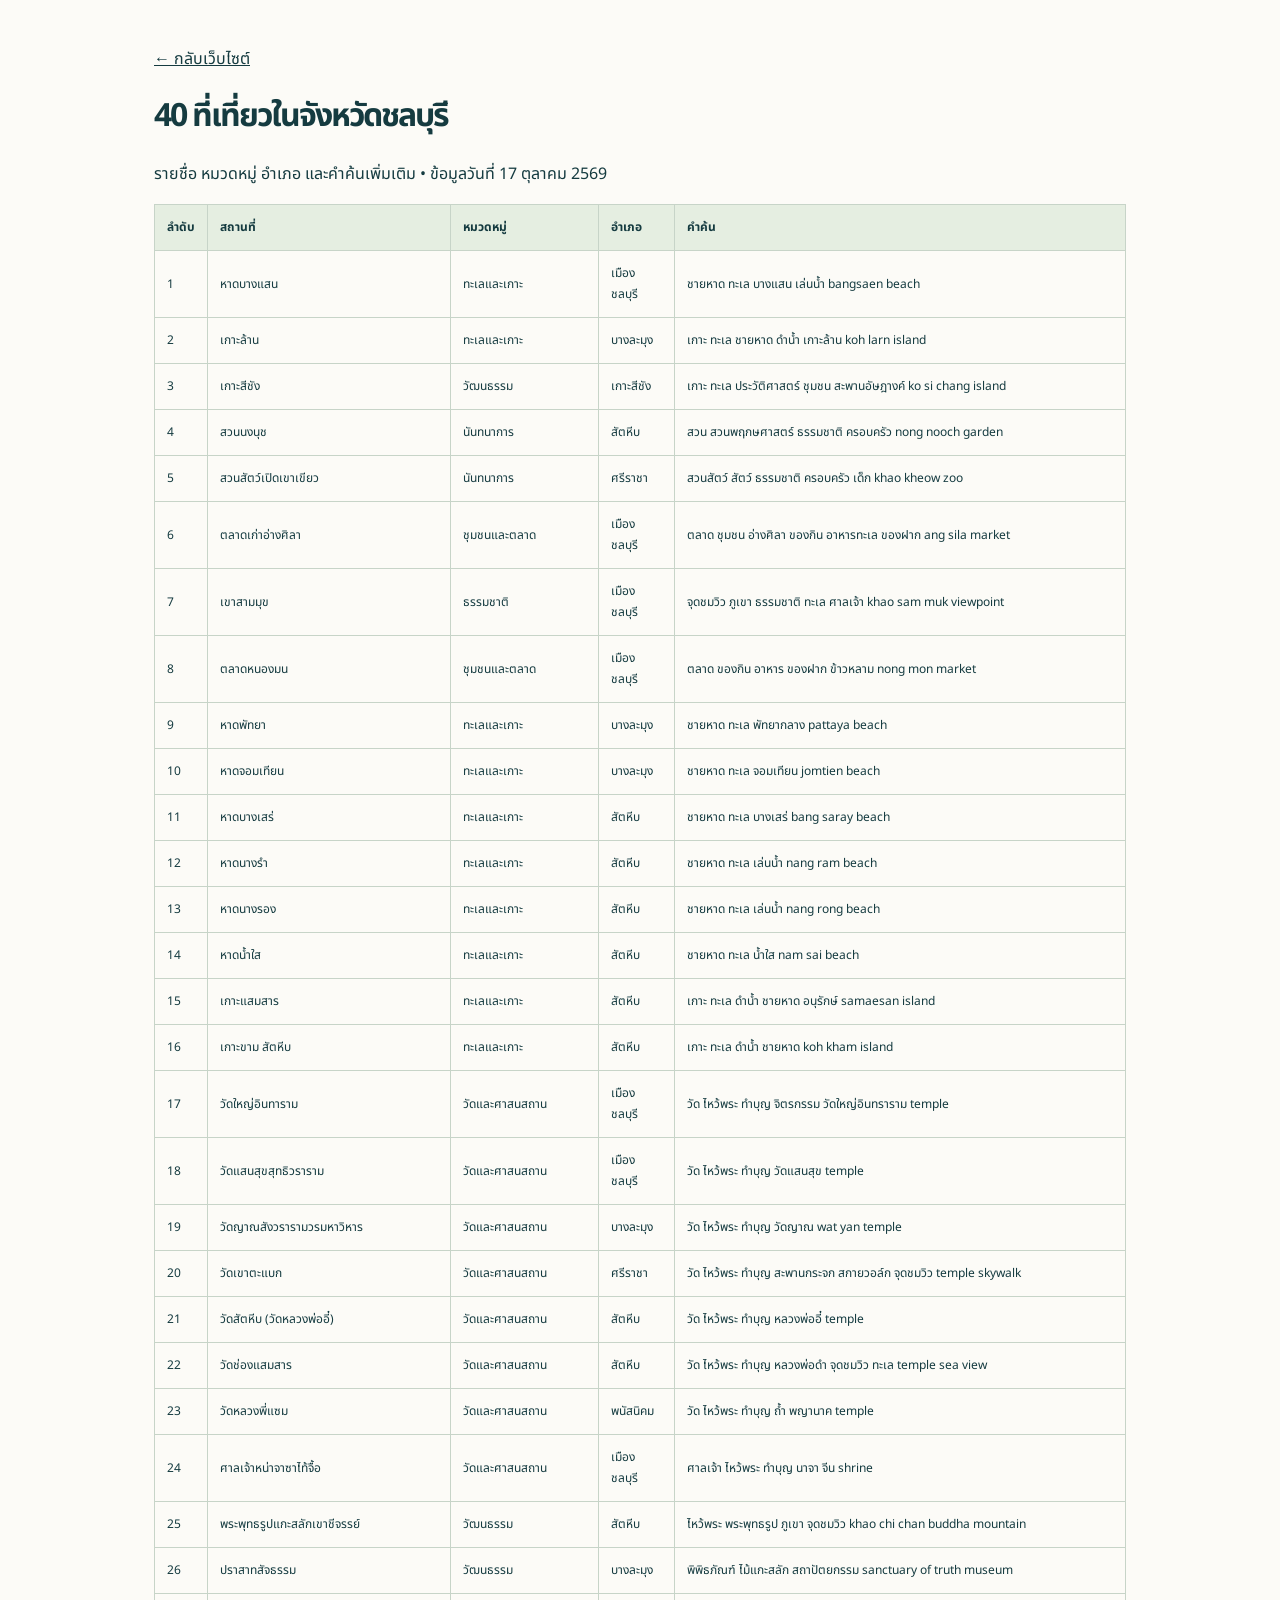
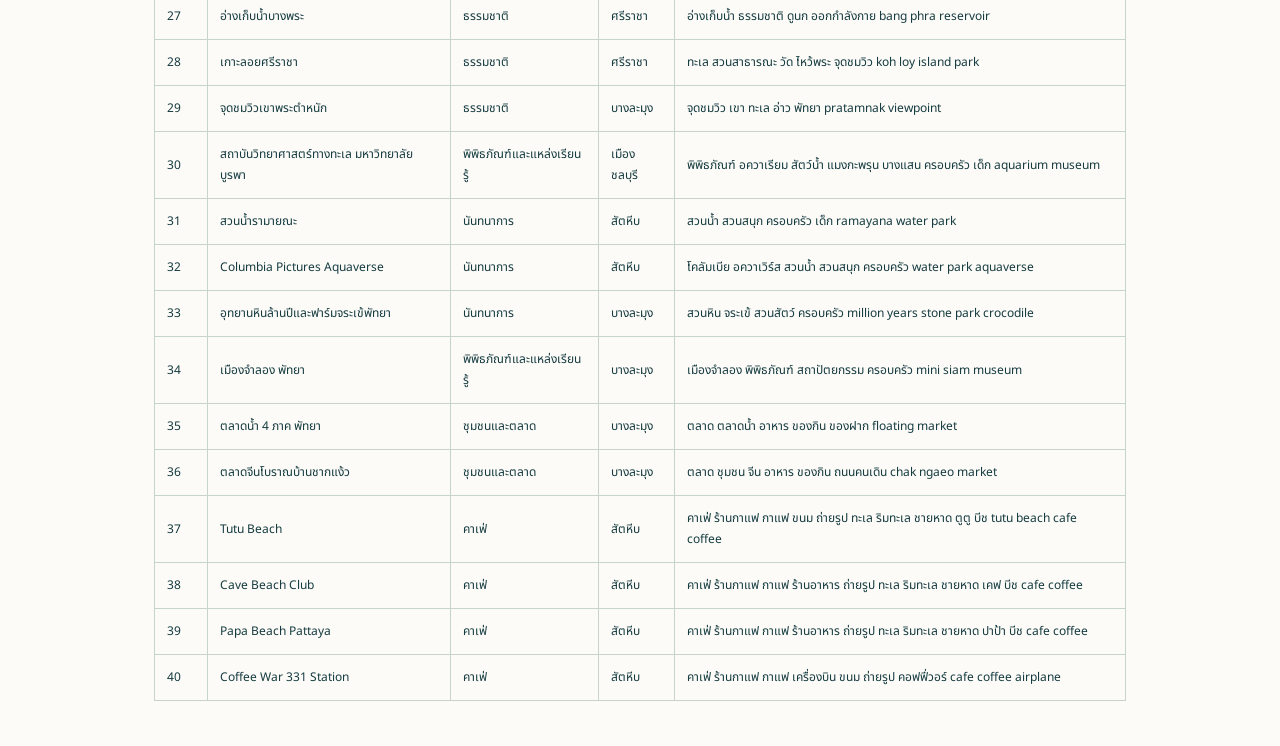
<file: places-list.html>
<!doctype html><html lang="th"><meta charset="utf-8"><meta name="viewport" content="width=device-width,initial-scale=1"><title>รายชื่อ 40 ที่เที่ยวชลบุรี</title><link rel="stylesheet" href="assets/style.css"><style>table{border-collapse:collapse;width:100%;font-size:12px}td,th{border:1px solid #c7d4c8;padding:12px;text-align:left}th{background:#e5eee1}.table-wrap{overflow:auto}td:nth-child(2){min-width:200px}td:last-child{min-width:300px}</style><main class="credits"><a href="index.html">← กลับเว็บไซต์</a><h1 style="font-size:32px">40 ที่เที่ยวในจังหวัดชลบุรี</h1><p>รายชื่อ หมวดหมู่ อำเภอ และคำค้นเพิ่มเติม • ข้อมูลวันที่ 17 ตุลาคม 2569</p><div class="table-wrap"><table><thead><tr><th>ลำดับ</th><th>สถานที่</th><th>หมวดหมู่</th><th>อำเภอ</th><th>คำค้น</th></tr></thead><tbody><tr><td>1</td><td>หาดบางแสน</td><td>ทะเลและเกาะ</td><td>เมืองชลบุรี</td><td>ชายหาด ทะเล บางแสน เล่นน้ำ bangsaen beach</td></tr><tr><td>2</td><td>เกาะล้าน</td><td>ทะเลและเกาะ</td><td>บางละมุง</td><td>เกาะ ทะเล ชายหาด ดำน้ำ เกาะล้าน koh larn island</td></tr><tr><td>3</td><td>เกาะสีชัง</td><td>วัฒนธรรม</td><td>เกาะสีชัง</td><td>เกาะ ทะเล ประวัติศาสตร์ ชุมชน สะพานอัษฎางค์ ko si chang island</td></tr><tr><td>4</td><td>สวนนงนุช</td><td>นันทนาการ</td><td>สัตหีบ</td><td>สวน สวนพฤกษศาสตร์ ธรรมชาติ ครอบครัว nong nooch garden</td></tr><tr><td>5</td><td>สวนสัตว์เปิดเขาเขียว</td><td>นันทนาการ</td><td>ศรีราชา</td><td>สวนสัตว์ สัตว์ ธรรมชาติ ครอบครัว เด็ก khao kheow zoo</td></tr><tr><td>6</td><td>ตลาดเก่าอ่างศิลา</td><td>ชุมชนและตลาด</td><td>เมืองชลบุรี</td><td>ตลาด ชุมชน อ่างศิลา ของกิน อาหารทะเล ของฝาก ang sila market</td></tr><tr><td>7</td><td>เขาสามมุข</td><td>ธรรมชาติ</td><td>เมืองชลบุรี</td><td>จุดชมวิว ภูเขา ธรรมชาติ ทะเล ศาลเจ้า khao sam muk viewpoint</td></tr><tr><td>8</td><td>ตลาดหนองมน</td><td>ชุมชนและตลาด</td><td>เมืองชลบุรี</td><td>ตลาด ของกิน อาหาร ของฝาก ข้าวหลาม nong mon market</td></tr><tr><td>9</td><td>หาดพัทยา</td><td>ทะเลและเกาะ</td><td>บางละมุง</td><td>ชายหาด ทะเล พัทยากลาง pattaya beach</td></tr><tr><td>10</td><td>หาดจอมเทียน</td><td>ทะเลและเกาะ</td><td>บางละมุง</td><td>ชายหาด ทะเล จอมเทียน jomtien beach</td></tr><tr><td>11</td><td>หาดบางเสร่</td><td>ทะเลและเกาะ</td><td>สัตหีบ</td><td>ชายหาด ทะเล บางเสร่ bang saray beach</td></tr><tr><td>12</td><td>หาดนางรำ</td><td>ทะเลและเกาะ</td><td>สัตหีบ</td><td>ชายหาด ทะเล เล่นน้ำ nang ram beach</td></tr><tr><td>13</td><td>หาดนางรอง</td><td>ทะเลและเกาะ</td><td>สัตหีบ</td><td>ชายหาด ทะเล เล่นน้ำ nang rong beach</td></tr><tr><td>14</td><td>หาดน้ำใส</td><td>ทะเลและเกาะ</td><td>สัตหีบ</td><td>ชายหาด ทะเล น้ำใส nam sai beach</td></tr><tr><td>15</td><td>เกาะแสมสาร</td><td>ทะเลและเกาะ</td><td>สัตหีบ</td><td>เกาะ ทะเล ดำน้ำ ชายหาด อนุรักษ์ samaesan island</td></tr><tr><td>16</td><td>เกาะขาม สัตหีบ</td><td>ทะเลและเกาะ</td><td>สัตหีบ</td><td>เกาะ ทะเล ดำน้ำ ชายหาด koh kham island</td></tr><tr><td>17</td><td>วัดใหญ่อินทาราม</td><td>วัดและศาสนสถาน</td><td>เมืองชลบุรี</td><td>วัด ไหว้พระ ทำบุญ จิตรกรรม วัดใหญ่อินทราราม temple</td></tr><tr><td>18</td><td>วัดแสนสุขสุทธิวราราม</td><td>วัดและศาสนสถาน</td><td>เมืองชลบุรี</td><td>วัด ไหว้พระ ทำบุญ วัดแสนสุข temple</td></tr><tr><td>19</td><td>วัดญาณสังวรารามวรมหาวิหาร</td><td>วัดและศาสนสถาน</td><td>บางละมุง</td><td>วัด ไหว้พระ ทำบุญ วัดญาณ wat yan temple</td></tr><tr><td>20</td><td>วัดเขาตะแบก</td><td>วัดและศาสนสถาน</td><td>ศรีราชา</td><td>วัด ไหว้พระ ทำบุญ สะพานกระจก สกายวอล์ก จุดชมวิว temple skywalk</td></tr><tr><td>21</td><td>วัดสัตหีบ (วัดหลวงพ่ออี๋)</td><td>วัดและศาสนสถาน</td><td>สัตหีบ</td><td>วัด ไหว้พระ ทำบุญ หลวงพ่ออี๋ temple</td></tr><tr><td>22</td><td>วัดช่องแสมสาร</td><td>วัดและศาสนสถาน</td><td>สัตหีบ</td><td>วัด ไหว้พระ ทำบุญ หลวงพ่อดำ จุดชมวิว ทะเล temple sea view</td></tr><tr><td>23</td><td>วัดหลวงพี่แซม</td><td>วัดและศาสนสถาน</td><td>พนัสนิคม</td><td>วัด ไหว้พระ ทำบุญ ถ้ำ พญานาค temple</td></tr><tr><td>24</td><td>ศาลเจ้าหน่าจาซาไท้จื้อ</td><td>วัดและศาสนสถาน</td><td>เมืองชลบุรี</td><td>ศาลเจ้า ไหว้พระ ทำบุญ นาจา จีน shrine</td></tr><tr><td>25</td><td>พระพุทธรูปแกะสลักเขาชีจรรย์</td><td>วัฒนธรรม</td><td>สัตหีบ</td><td>ไหว้พระ พระพุทธรูป ภูเขา จุดชมวิว khao chi chan buddha mountain</td></tr><tr><td>26</td><td>ปราสาทสัจธรรม</td><td>วัฒนธรรม</td><td>บางละมุง</td><td>พิพิธภัณฑ์ ไม้แกะสลัก สถาปัตยกรรม sanctuary of truth museum</td></tr><tr><td>27</td><td>อ่างเก็บน้ำบางพระ</td><td>ธรรมชาติ</td><td>ศรีราชา</td><td>อ่างเก็บน้ำ ธรรมชาติ ดูนก ออกกำลังกาย bang phra reservoir</td></tr><tr><td>28</td><td>เกาะลอยศรีราชา</td><td>ธรรมชาติ</td><td>ศรีราชา</td><td>ทะเล สวนสาธารณะ วัด ไหว้พระ จุดชมวิว koh loy island park</td></tr><tr><td>29</td><td>จุดชมวิวเขาพระตำหนัก</td><td>ธรรมชาติ</td><td>บางละมุง</td><td>จุดชมวิว เขา ทะเล อ่าว พัทยา pratamnak viewpoint</td></tr><tr><td>30</td><td>สถาบันวิทยาศาสตร์ทางทะเล มหาวิทยาลัยบูรพา</td><td>พิพิธภัณฑ์และแหล่งเรียนรู้</td><td>เมืองชลบุรี</td><td>พิพิธภัณฑ์ อควาเรียม สัตว์น้ำ แมงกะพรุน บางแสน ครอบครัว เด็ก aquarium museum</td></tr><tr><td>31</td><td>สวนน้ำรามายณะ</td><td>นันทนาการ</td><td>สัตหีบ</td><td>สวนน้ำ สวนสนุก ครอบครัว เด็ก ramayana water park</td></tr><tr><td>32</td><td>Columbia Pictures Aquaverse</td><td>นันทนาการ</td><td>สัตหีบ</td><td>โคลัมเบีย อควาเวิร์ส สวนน้ำ สวนสนุก ครอบครัว water park aquaverse</td></tr><tr><td>33</td><td>อุทยานหินล้านปีและฟาร์มจระเข้พัทยา</td><td>นันทนาการ</td><td>บางละมุง</td><td>สวนหิน จระเข้ สวนสัตว์ ครอบครัว million years stone park crocodile</td></tr><tr><td>34</td><td>เมืองจำลอง พัทยา</td><td>พิพิธภัณฑ์และแหล่งเรียนรู้</td><td>บางละมุง</td><td>เมืองจำลอง พิพิธภัณฑ์ สถาปัตยกรรม ครอบครัว mini siam museum</td></tr><tr><td>35</td><td>ตลาดน้ำ 4 ภาค พัทยา</td><td>ชุมชนและตลาด</td><td>บางละมุง</td><td>ตลาด ตลาดน้ำ อาหาร ของกิน ของฝาก floating market</td></tr><tr><td>36</td><td>ตลาดจีนโบราณบ้านชากแง้ว</td><td>ชุมชนและตลาด</td><td>บางละมุง</td><td>ตลาด ชุมชน จีน อาหาร ของกิน ถนนคนเดิน chak ngaeo market</td></tr><tr><td>37</td><td>Tutu Beach</td><td>คาเฟ่</td><td>สัตหีบ</td><td>คาเฟ่ ร้านกาแฟ กาแฟ ขนม ถ่ายรูป ทะเล ริมทะเล ชายหาด ตูตู บีช tutu beach cafe coffee</td></tr><tr><td>38</td><td>Cave Beach Club</td><td>คาเฟ่</td><td>สัตหีบ</td><td>คาเฟ่ ร้านกาแฟ กาแฟ ร้านอาหาร ถ่ายรูป ทะเล ริมทะเล ชายหาด เคฟ บีช cafe coffee</td></tr><tr><td>39</td><td>Papa Beach Pattaya</td><td>คาเฟ่</td><td>สัตหีบ</td><td>คาเฟ่ ร้านกาแฟ กาแฟ ร้านอาหาร ถ่ายรูป ทะเล ริมทะเล ชายหาด ปาป้า บีช cafe coffee</td></tr><tr><td>40</td><td>Coffee War 331 Station</td><td>คาเฟ่</td><td>สัตหีบ</td><td>คาเฟ่ ร้านกาแฟ กาแฟ เครื่องบิน ขนม ถ่ายรูป คอฟฟี่วอร์ cafe coffee airplane</td></tr></tbody></table></div></main></html>
</file>
<file: assets/style.css>
@import url('https://fonts.googleapis.com/css2?family=Noto+Sans+Thai:wght@400;500;600;700;800&display=swap');
*{box-sizing:border-box}html{scroll-behavior:smooth;scroll-padding-top:100px}body{margin:0;background:#fcfbf7;color:#153b40;font-family:'Noto Sans Thai',Tahoma,sans-serif;line-height:1.75}a{color:inherit}button,input,select,textarea{font:inherit}button,a,input,select,textarea{touch-action:manipulation}button,.button{cursor:pointer}button:focus-visible,a:focus-visible,input:focus-visible,select:focus-visible{outline:3px solid #db9b42;outline-offset:4px}header{height:96px;display:flex;justify-content:space-between;align-items:center;padding:20px 6%;background:#fcfbf7}.brand{text-decoration:none;font-size:26px;font-weight:800;line-height:1.2;letter-spacing:-1px}.brand span{color:#177f79}.brand small{display:block;font-size:8px;letter-spacing:3.2px;margin-top:8px}nav{display:flex;align-items:center;gap:29px;font-size:13px}nav a{text-decoration:none}.nav-cta{border:1px solid #afc2b7;border-radius:30px;padding:10px 18px}.hero{position:relative;min-height:690px;margin:0 22px;overflow:hidden;border-radius:22px;background:#174d59;color:white}.hero-background{position:absolute;inset:0;width:100%;height:100%;object-fit:cover;object-position:center 55%}.hero-shade{position:absolute;inset:0;background:linear-gradient(90deg,#092e43d9 0%,#123e4980 48%,#0e455526 100%),linear-gradient(0deg,#103a4670,transparent 50%)}.hero-copy{position:relative;padding:82px 6% 95px;max-width:780px}.eyebrow{font-size:10px;letter-spacing:2.6px;font-weight:700;color:#268b80;margin:0 0 16px}.hero .eyebrow{color:#e1e4ce}h1{font-size:clamp(44px,5.2vw,76px);line-height:1.25;letter-spacing:-2px;margin:23px 0 24px;font-weight:700}h1 span{color:#f3d59b;display:block}.hero-copy>p:not(.eyebrow){font-size:17px;color:#eef5ed;line-height:1.9}.hero-cta{display:flex;align-items:center;gap:27px;margin-top:30px}.button{display:inline-flex;align-items:center;justify-content:center;gap:24px;background:#ecd5a6;color:#183e41;padding:15px 22px;text-decoration:none;border:0;border-radius:7px;font-weight:600;font-size:14px}.button span{font-size:22px}.text-link{font-size:13px;text-decoration:none;border-bottom:1px solid #d4dccc;padding:5px 0}.hero-note{display:flex;gap:20px;font-size:10px;margin-top:50px;color:#e1e9dc}.hero-note span+span{border-left:1px solid #d3e2dd75;padding-left:20px}.hero-location{position:absolute;right:38px;bottom:46px;text-align:right;display:flex;flex-direction:column;font-size:12px;gap:5px}.hero-location>span{font-size:8px;letter-spacing:2px}.hero-location strong{font-size:18px}.hero-location a{font-size:10px;color:#e0e8da}.hero-index{position:absolute;top:30px;right:35px;display:flex;align-items:center;gap:12px;letter-spacing:2px;font-size:9px}.hero-index i{display:block;width:45px;height:1px;background:white}.intro-strip{padding:29px 6%;display:flex;align-items:center;justify-content:space-between;border-bottom:1px solid #dce1d7;font-size:13px}.intro-strip>span{font-weight:700}.intro-strip p{color:#7d8981;margin:0}.intro-strip a{text-decoration:none;font-size:11px}.section{padding:75px 6%;max-width:1500px;margin:auto}h2{font-size:34px;line-height:1.45;margin:8px 0 25px;letter-spacing:-1px}h2 em{font-style:normal;font-weight:400;color:#68837b}.section-title{display:flex;justify-content:space-between;align-items:end;gap:20px}.section-title>p,.muted{color:#7b8982;font-size:12px}.section-title>p{margin-bottom:29px}.highlight-grid{display:grid;grid-template-columns:1.25fr 1fr 1fr;gap:18px}.feature{position:relative;min-height:345px;display:block;border-radius:12px;overflow:hidden;color:white}.feature img{position:absolute;width:100%;height:100%;object-fit:cover;transition:transform .5s}.feature:after{content:'';position:absolute;inset:0;background:linear-gradient(0deg,#0c313de0,transparent 80%)}.feature:hover img{transform:scale(1.05)}.feature>div{position:absolute;bottom:25px;left:25px;z-index:1}.feature span{font-size:8px;letter-spacing:2px;color:#ede5cc}.feature h3{font-size:23px;margin:11px 0 2px;font-weight:600}.feature p{font-size:11px;margin:0;color:#e2e9dd}.feature>b{position:absolute;bottom:28px;right:20px;z-index:1;border:1px solid #ffffff7a;width:32px;height:32px;text-align:center;border-radius:50%;font-weight:400}.highlights{padding-bottom:35px}#explore{padding-top:45px}.search-row{display:flex;align-items:center;gap:13px;padding:15px;background:white;border:1px solid #e3e6dd;border-radius:12px;margin-top:5px;box-shadow:0 8px 25px #1c4f3d05}.search{display:flex;align-items:center;gap:12px;flex:1;padding:3px 10px;color:#3f7f77;font-size:25px}.search input{width:100%;border:0;outline:0;background:none;font-size:13px;color:#234b4a}.search-row>label:not(.search){font-size:11px;color:#758078;display:flex;align-items:center;gap:10px}select,button{padding:10px 14px;border:1px solid #d9e2d9;border-radius:7px;color:#30594e;background:#fff;font-size:12px}select{max-width:210px}.chips{display:flex;gap:9px;flex-wrap:wrap;margin:23px 0 17px}.chips button{border-radius:30px;padding:9px 18px;background:transparent}.chips button[aria-pressed=true],#saved[aria-pressed=true]{background:#1c635c;color:#fff;border-color:#1c635c}.cards{display:grid;grid-template-columns:repeat(3,1fr);gap:25px}.card{background:white;border:1px solid #e2e7dd;border-radius:12px;overflow:hidden;transition:box-shadow .25s,transform .25s}.card:hover{transform:translateY(-5px);box-shadow:0 16px 35px #144f3b12}.thumb{height:235px;position:relative;background:linear-gradient(140deg,#e2e9e0,#90b6b2);overflow:hidden}.thumb img{width:100%;height:100%;object-fit:cover;transition:transform .6s;display:block}.card:hover .thumb img{transform:scale(1.05)}.thumb small{position:absolute;bottom:8px;left:10px;font-size:8px;background:#102e3bad;color:#fff;padding:2px 7px;border-radius:3px;z-index:2}.card-body{padding:22px 22px 16px}.tag{font-size:10px;color:#358474;background:#edf4ed;padding:5px 9px;border-radius:4px}.card h3{font-size:22px;margin:14px 0 4px;font-weight:600}.card p{font-size:12px;color:#74847c;line-height:1.9}.card-body>p:nth-of-type(2){min-height:46px}.card-actions{display:flex;align-items:center;justify-content:space-between;border-top:1px solid #edf0e8;padding-top:13px;margin-top:19px}.card-actions button{border:0;background:none;padding:2px;color:#29766b;font-weight:600}.card-actions button[data-save]{width:31px;height:31px;border:1px solid #e2e8dc;border-radius:50%;font-size:18px;line-height:1}.card-actions button[aria-pressed=true]{color:#c3674b;background:#fcf2e9}.guide{background:#173f40;color:#f3f1e6;max-width:none;margin-top:40px}.guide .eyebrow{color:#d6c292}.guide h2{font-weight:500}.tips{display:grid;grid-template-columns:repeat(3,1fr);gap:45px;margin-top:32px}.tips article{border-top:1px solid #63837d;padding-top:20px}.tips b{font-size:14px;font-weight:500;color:#e0cb9e}.tips p{font-size:12px;color:#b6cbc0;line-height:2}.about{max-width:850px;text-align:center}.about p{font-size:13px;color:#718078}.about p:last-child{font-size:11px}.about a{color:#2a7c71}footer{display:flex;gap:20px;justify-content:space-between;align-items:center;padding:27px 6%;border-top:1px solid #dce3d9;background:#f1f3eb;color:#617970;font-size:10px}footer strong{font-size:21px;color:#204c49}footer a{text-decoration:none}dialog{border:0;border-radius:17px;padding:35px;max-width:720px;width:93%;max-height:90vh;color:#173e43;background:#fcfbf7}dialog::backdrop{background:#102d34c9;backdrop-filter:blur(5px)}.close{float:right;position:sticky;top:0;z-index:4;border-radius:50%;background:#fff}.detail-map{margin-top:15px}.detail-image{width:100%;max-height:340px;object-fit:cover;border-radius:10px;margin-bottom:20px}.detail-credit{font-size:10px;color:#698177}.empty{grid-column:1/-1;padding:45px;text-align:center;background:#edf1e8;border-radius:10px}.admin{max-width:900px;margin:40px auto;padding:25px}.admin label{display:block;margin:12px 0}.admin input,.admin textarea,.admin select{display:block;width:100%;padding:10px;max-width:none;border:1px solid #b8cbc1;border-radius:6px}.admin textarea{min-height:100px}.admin article{border-bottom:1px solid #ccd7ce;padding:18px 0}.admin fieldset{border:1px solid #cbd7d0;border-radius:10px}#status{white-space:pre-wrap}[hidden]{display:none!important}.credits{max-width:1100px;margin:auto;padding:45px 5%}.credit-list{display:grid;grid-template-columns:repeat(2,1fr);gap:25px}.credit-item{padding:20px;background:white;border:1px solid #dae3d8;border-radius:10px}.credit-item img{width:100%;height:200px;object-fit:cover;border-radius:7px}.credit-item p{font-size:12px}.credit-item h2{font-size:22px}.credits a{overflow-wrap:anywhere}@media(min-width:1600px){.hero{max-width:1500px;margin:auto}}@media(max-width:1000px){header{padding:18px 4%}nav{gap:18px;font-size:11px}.nav-cta{display:none}.hero{min-height:620px}.hero-copy{padding:70px 6%}.hero-location{right:25px;bottom:30px}.highlight-grid{gap:12px}.feature h3{font-size:19px}.cards{grid-template-columns:repeat(2,1fr)}.search-row{flex-wrap:wrap}.search{flex-basis:100%}.intro-strip{gap:20px}.intro-strip p{font-size:11px}.section{padding-left:5%;padding-right:5%}}@media(max-width:600px){header{height:80px;padding:15px 5%}.brand{font-size:23px}nav{gap:13px;font-size:10px}nav a[href='#about']{display:none}.hero{margin:0 10px;border-radius:13px;min-height:655px}.hero-copy{padding:65px 7% 150px}.hero-background{object-position:60% center}.hero-shade{background:linear-gradient(90deg,#092e43d9,#123e496b),linear-gradient(0deg,#103a4680,transparent)}h1{font-size:51px}.hero-copy>p:not(.eyebrow){font-size:14px}.hero-cta{gap:20px;align-items:start;flex-direction:column}.hero-note{margin-top:30px;font-size:8px;gap:10px}.hero-note span+span{padding-left:10px}.hero-location{left:7%;right:auto;bottom:24px;text-align:left}.hero-location strong{font-size:15px}.hero-index{font-size:7px;right:23px;top:24px}.intro-strip{padding:23px 6%;flex-wrap:wrap;gap:4px}.intro-strip p{flex-basis:100%;order:3;font-size:10px}.section{padding:42px 6%}.section-title{display:block}.section-title>p{margin:0 0 20px}h2{font-size:27px}.highlight-grid{grid-template-columns:1fr 1fr}.feature{min-height:235px}.feature-large{grid-column:1/-1;min-height:290px}.feature>div{left:17px;bottom:17px}.feature h3{font-size:17px}.feature p{font-size:9px}.feature>b{display:none}.feature span{font-size:6px}.cards,.tips,.credit-list{grid-template-columns:1fr}.search-row{padding:10px;gap:10px}.search-row>label:not(.search){flex:1}select{max-width:145px}.chips{gap:7px}.chips button{padding:8px 12px;font-size:10px}.thumb{height:240px}.card-body>p:nth-of-type(2){min-height:0}.guide{margin-top:15px}.tips{gap:17px}footer{flex-wrap:wrap;gap:12px}footer strong{flex-basis:100%}dialog{padding:23px}.detail-image{max-height:250px}h2 em{display:block}.hero .eyebrow{font-size:8px}.about p{font-size:12px}}@media(prefers-reduced-motion:reduce){html{scroll-behavior:auto}*{transition:none!important}}

.photo-placeholder{height:100%;padding:35px 24px;display:flex;flex-direction:column;justify-content:center;background:linear-gradient(130deg,#d7e7de,#ede1c5);color:#315f55}.photo-placeholder span{font-size:9px;letter-spacing:3px}.photo-placeholder strong{font-size:25px;margin-top:14px}.photo-placeholder small{position:static;background:none;color:#567d6e;padding:0;margin-top:15px}.detail-credit+span{display:inline-block;margin-top:12px}#detail .thumb{height:300px;border-radius:9px;margin:15px 0}.detail-credit{font-size:10px}#detail h3{font-size:16px}#detail p{font-size:13px}#detail .detail-credit{font-size:10px}

.search-examples{display:flex;align-items:center;gap:8px;flex-wrap:wrap;margin:14px 0}.search-examples>span{font-size:11px;color:#7b8982}.search-examples button{border:0;background:#eef3e9;border-radius:20px;font-size:11px;padding:6px 12px}.search-examples #clear-filters{margin-left:auto;background:transparent;text-decoration:underline;color:#3a7b70}.detail-keywords{border:1px solid #dce5da;border-radius:7px;padding:12px;color:#438071;font-size:11px!important}.photo-placeholder{min-height:235px}
</file>
